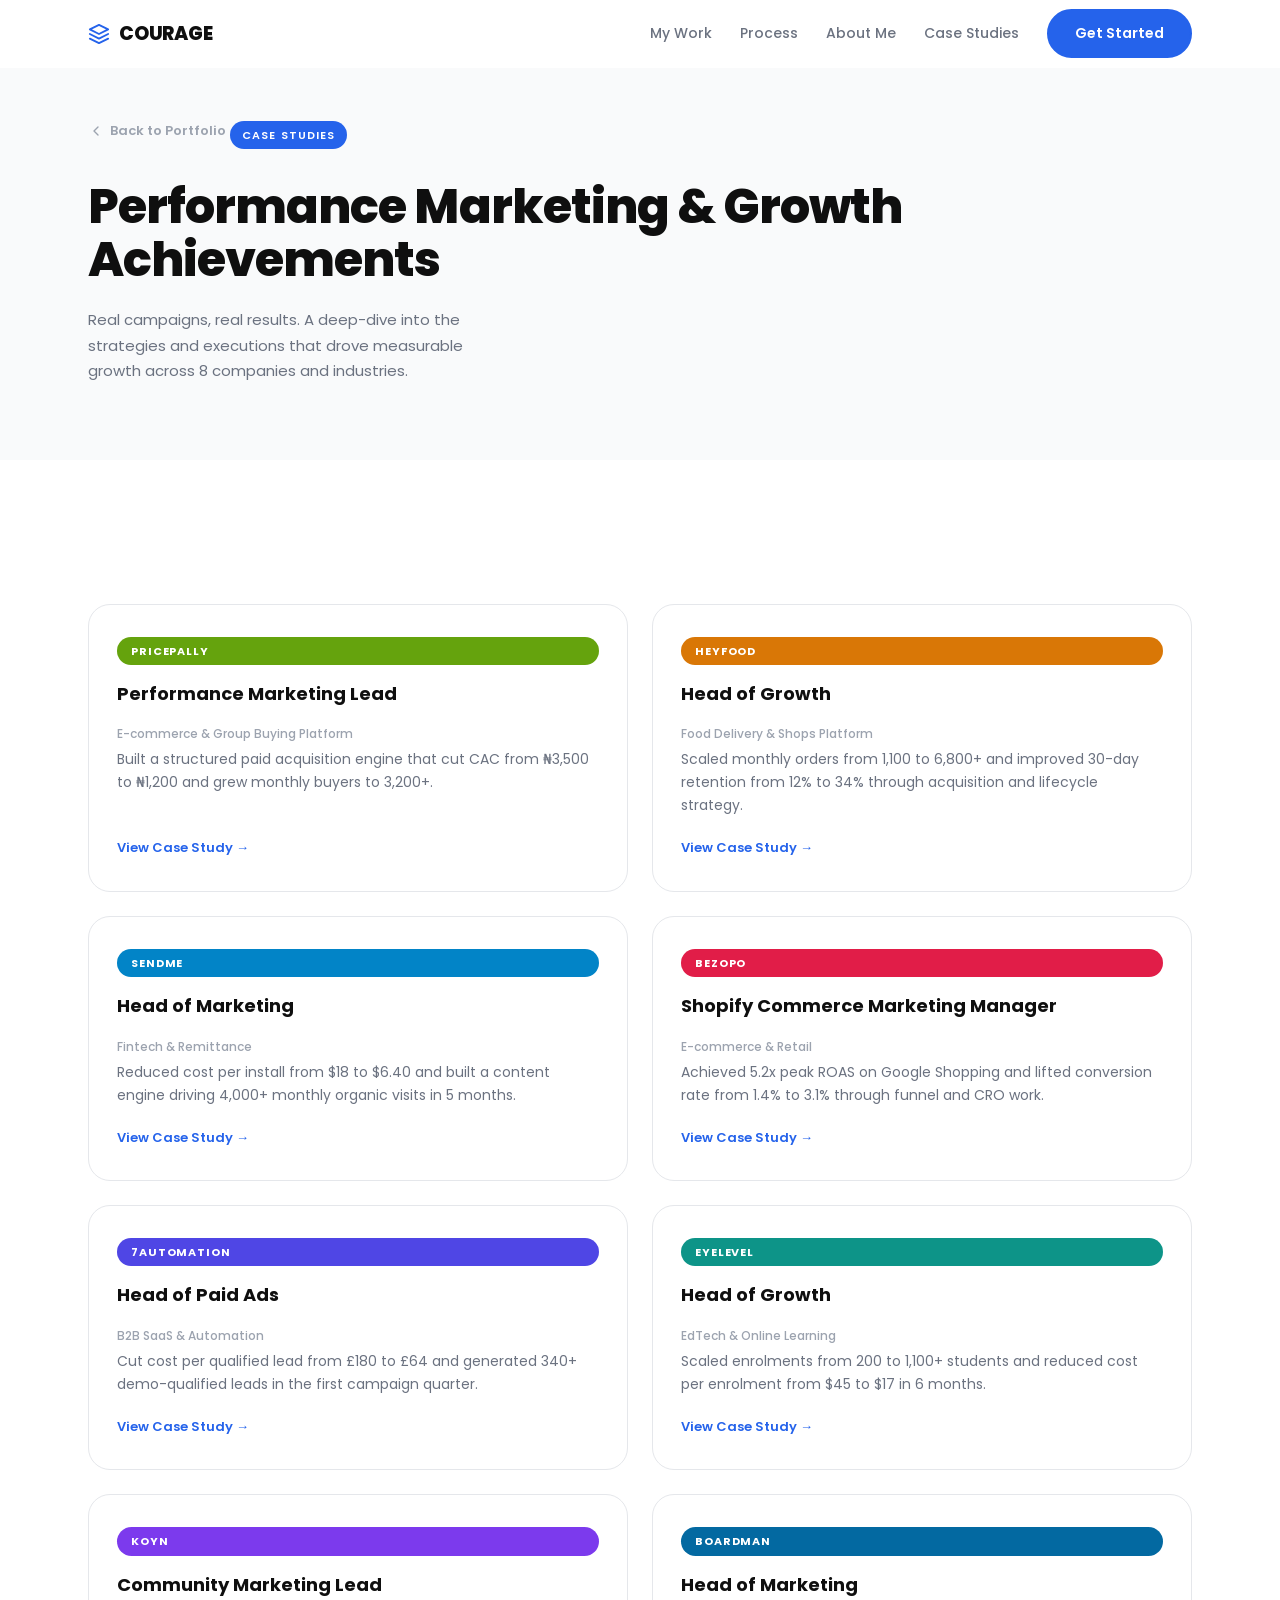
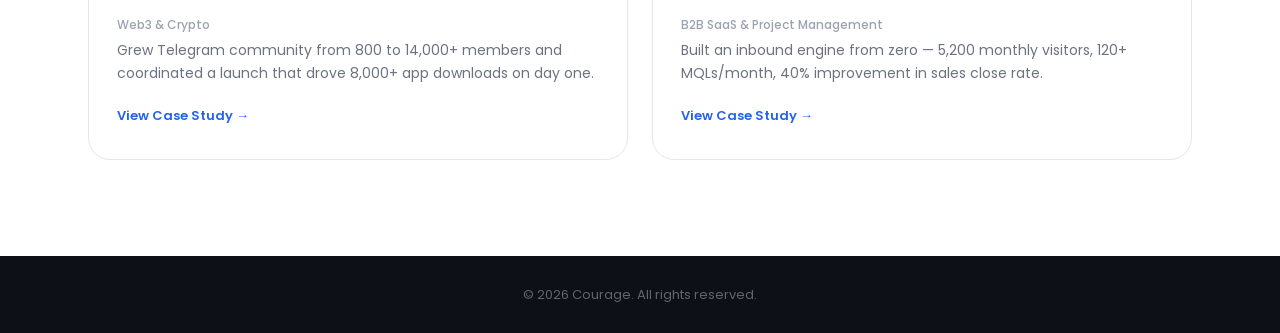
<file: case-study.html>
<!DOCTYPE html>
<html lang="en">
<head>
  <meta charset="UTF-8" />
  <meta name="viewport" content="width=device-width, initial-scale=1.0" />
  <meta name="description" content="Performance Marketing Case Studies by Courage — real campaigns, real results across Pricepally, Heyfood, Koyn, Sendme and more." />
  <title>Case Studies | Courage</title>
  <link rel="preconnect" href="https://fonts.googleapis.com" />
  <link rel="preconnect" href="https://fonts.gstatic.com" crossorigin />
  <link href="https://fonts.googleapis.com/css2?family=Poppins:wght@300;400;500;600;700;800&display=swap" rel="stylesheet" />
  <link rel="stylesheet" href="assets/css/style.css" />
  <!-- Google Analytics -->
  <script async src="https://www.googletagmanager.com/gtag/js?id=G-3T8P2HEX9P"></script>
  <script>
    window.dataLayer = window.dataLayer || [];
    function gtag(){dataLayer.push(arguments);}
    gtag('js', new Date());
    gtag('config', 'G-3T8P2HEX9P');
  </script>
</head>
<body>

  <nav class="nav" id="navbar" role="navigation" aria-label="Main navigation">
    <div class="container nav__inner">
      <a href="index.html" class="nav__logo">
        <svg width="22" height="22" viewBox="0 0 24 24" fill="none" aria-hidden="true"><path d="M12 2L2 7l10 5 10-5-10-5zM2 17l10 5 10-5M2 12l10 5 10-5" stroke="currentColor" stroke-width="2" stroke-linecap="round" stroke-linejoin="round"/></svg>
        COURAGE
      </a>
      <ul class="nav__links" id="navLinks" role="list">
        <li><a href="index.html#work">My Work</a></li>
        <li><a href="index.html#process">Process</a></li>
        <li><a href="index.html#team">About Me</a></li>
        <li><a href="case-study.html">Case Studies</a></li>
      </ul>
      <a href="index.html#contact" class="btn btn--primary nav__cta">Get Started</a>
      <button class="nav__hamburger" id="hamburger" aria-label="Toggle navigation menu" aria-expanded="false">
        <span></span><span></span><span></span>
      </button>
    </div>
  </nav>

  <section class="cs-hero cs-hero--slim" aria-label="Case studies hero">
    <div class="container">
      <div class="cs-hero__text reveal">
        <a href="index.html#work" class="cs-back-link">
          <svg width="16" height="16" viewBox="0 0 24 24" fill="none" stroke="currentColor" stroke-width="2" stroke-linecap="round" stroke-linejoin="round" aria-hidden="true"><polyline points="15 18 9 12 15 6"/></svg>
          Back to Portfolio
        </a>
        <span class="cs-hero__label">Case Studies</span>
        <h1 class="cs-hero__title">Performance Marketing &amp; Growth Achievements</h1>
        <p class="cs-hero__sub">Real campaigns, real results. A deep-dive into the strategies and executions that drove measurable growth across 8 companies and industries.</p>
      </div>
    </div>
  </section>

  <section class="cs-section" aria-label="All case studies">
    <div class="container">
      <div class="cs-overview-grid reveal">

        <a href="cs-pricepally.html" class="cs-card">
          <span class="cs-company-badge" style="background:#65A30D;">Pricepally</span>
          <h3 class="cs-card__title">Performance Marketing Lead</h3>
          <p class="cs-card__industry">E-commerce &amp; Group Buying Platform</p>
          <p class="cs-card__desc">Built a structured paid acquisition engine that cut CAC from ₦3,500 to ₦1,200 and grew monthly buyers to 3,200+.</p>
          <span class="cs-card__cta">View Case Study →</span>
        </a>

        <a href="cs-heyfood.html" class="cs-card">
          <span class="cs-company-badge" style="background:#D97706;">Heyfood</span>
          <h3 class="cs-card__title">Head of Growth</h3>
          <p class="cs-card__industry">Food Delivery &amp; Shops Platform</p>
          <p class="cs-card__desc">Scaled monthly orders from 1,100 to 6,800+ and improved 30-day retention from 12% to 34% through acquisition and lifecycle strategy.</p>
          <span class="cs-card__cta">View Case Study →</span>
        </a>

        <a href="cs-sendme.html" class="cs-card">
          <span class="cs-company-badge" style="background:#0284C7;">Sendme</span>
          <h3 class="cs-card__title">Head of Marketing</h3>
          <p class="cs-card__industry">Fintech &amp; Remittance</p>
          <p class="cs-card__desc">Reduced cost per install from $18 to $6.40 and built a content engine driving 4,000+ monthly organic visits in 5 months.</p>
          <span class="cs-card__cta">View Case Study →</span>
        </a>

        <a href="cs-bezopo.html" class="cs-card">
          <span class="cs-company-badge" style="background:#E11D48;">Bezopo</span>
          <h3 class="cs-card__title">Shopify Commerce Marketing Manager</h3>
          <p class="cs-card__industry">E-commerce &amp; Retail</p>
          <p class="cs-card__desc">Achieved 5.2x peak ROAS on Google Shopping and lifted conversion rate from 1.4% to 3.1% through funnel and CRO work.</p>
          <span class="cs-card__cta">View Case Study →</span>
        </a>

        <a href="cs-automation.html" class="cs-card">
          <span class="cs-company-badge" style="background:#4F46E5;">7Automation</span>
          <h3 class="cs-card__title">Head of Paid Ads</h3>
          <p class="cs-card__industry">B2B SaaS &amp; Automation</p>
          <p class="cs-card__desc">Cut cost per qualified lead from £180 to £64 and generated 340+ demo-qualified leads in the first campaign quarter.</p>
          <span class="cs-card__cta">View Case Study →</span>
        </a>

        <a href="cs-eyelevel.html" class="cs-card">
          <span class="cs-company-badge" style="background:#0D9488;">Eyelevel</span>
          <h3 class="cs-card__title">Head of Growth</h3>
          <p class="cs-card__industry">EdTech &amp; Online Learning</p>
          <p class="cs-card__desc">Scaled enrolments from 200 to 1,100+ students and reduced cost per enrolment from $45 to $17 in 6 months.</p>
          <span class="cs-card__cta">View Case Study →</span>
        </a>

        <a href="cs-koyn.html" class="cs-card">
          <span class="cs-company-badge" style="background:#7C3AED;">Koyn</span>
          <h3 class="cs-card__title">Community Marketing Lead</h3>
          <p class="cs-card__industry">Web3 &amp; Crypto</p>
          <p class="cs-card__desc">Grew Telegram community from 800 to 14,000+ members and coordinated a launch that drove 8,000+ app downloads on day one.</p>
          <span class="cs-card__cta">View Case Study →</span>
        </a>

        <a href="cs-boardman.html" class="cs-card">
          <span class="cs-company-badge" style="background:#0369A1;">Boardman</span>
          <h3 class="cs-card__title">Head of Marketing</h3>
          <p class="cs-card__industry">B2B SaaS &amp; Project Management</p>
          <p class="cs-card__desc">Built an inbound engine from zero — 5,200 monthly visitors, 120+ MQLs/month, 40% improvement in sales close rate.</p>
          <span class="cs-card__cta">View Case Study →</span>
        </a>

      </div>
    </div>
  </section>

  <footer class="cs-page-footer">
    <div class="container">
      <p>© 2026 Courage. All rights reserved.</p>
    </div>
  </footer>

  <button class="back-to-top" id="backToTop" aria-label="Back to top">
    <svg width="22" height="22" viewBox="0 0 24 24" fill="none" stroke="currentColor" stroke-width="2.5" stroke-linecap="round" stroke-linejoin="round" aria-hidden="true"><polyline points="18 15 12 9 6 15"/></svg>
  </button>
  <script src="assets/js/script.js"></script>
</body>
</html>
</file>
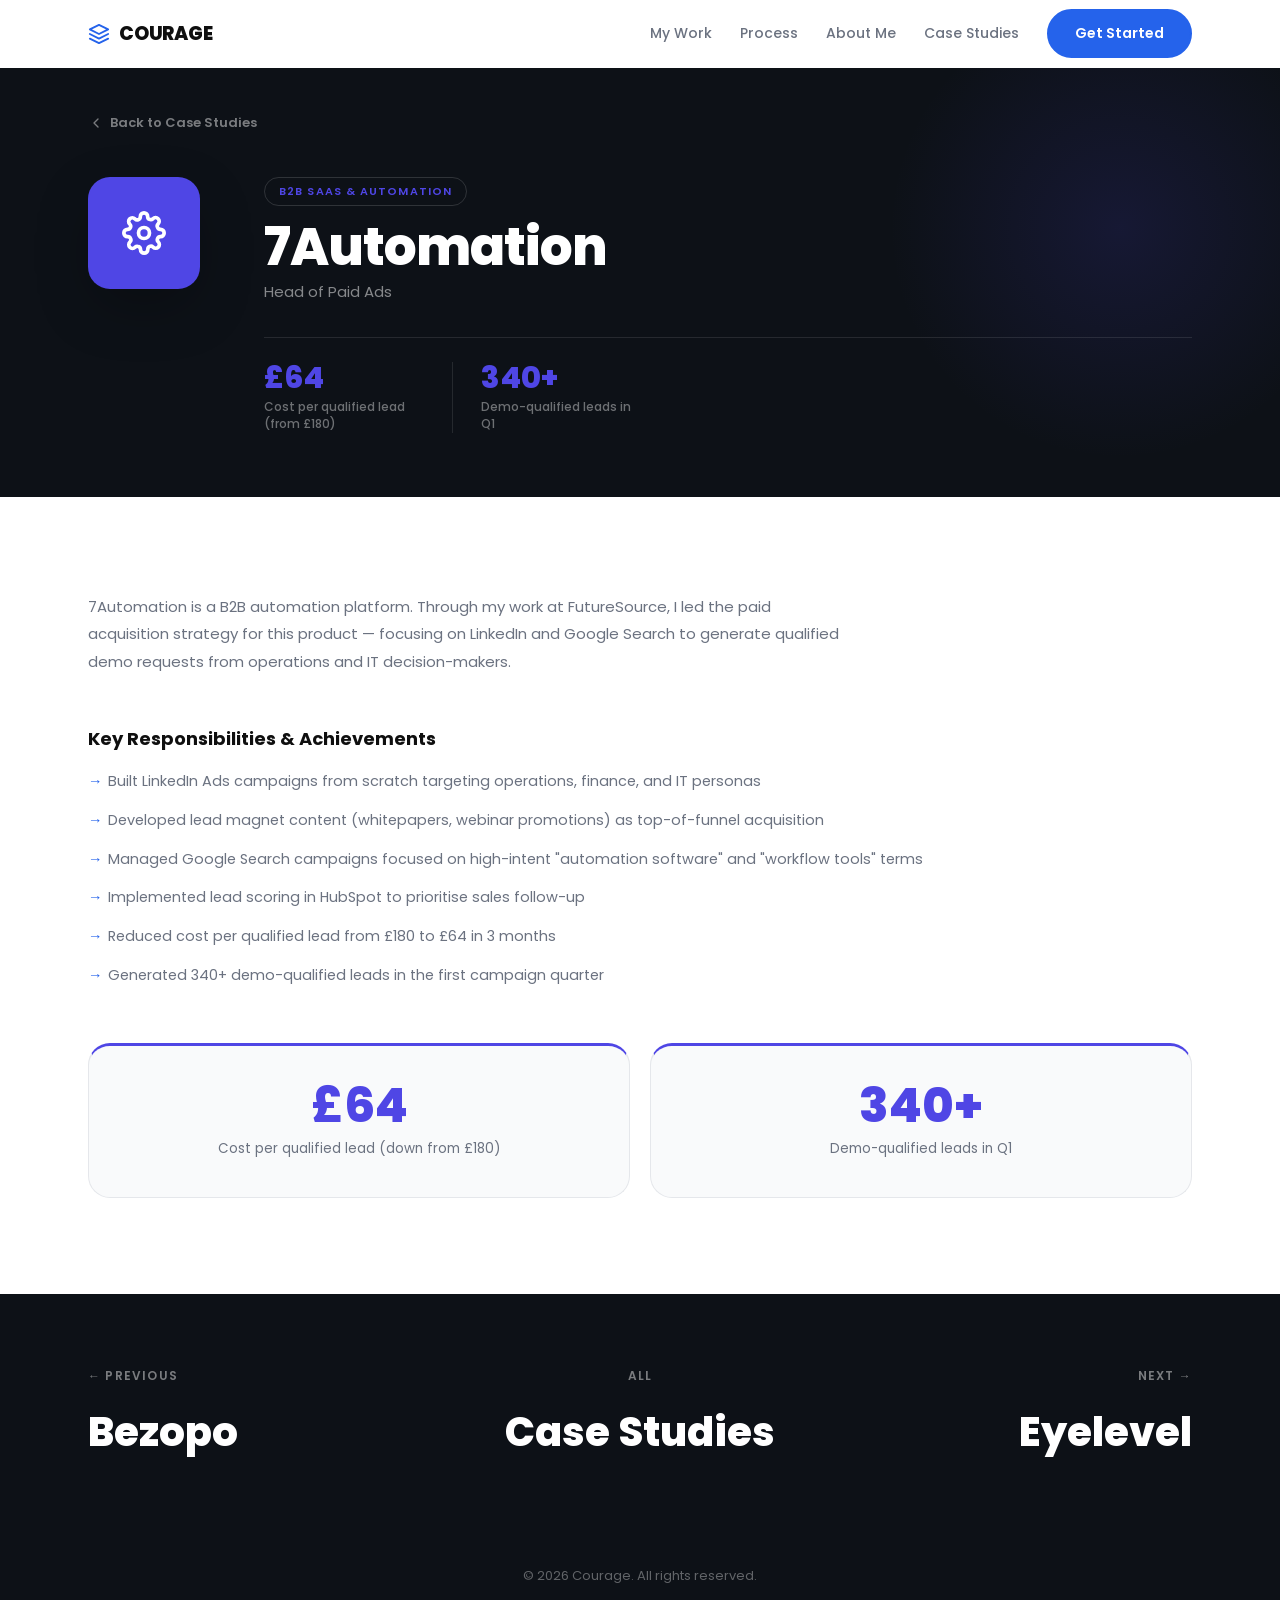
<file: cs-automation.html>
<!DOCTYPE html>
<html lang="en">
<head>
  <meta charset="UTF-8" />
  <meta name="viewport" content="width=device-width, initial-scale=1.0" />
  <meta name="description" content="7Automation Case Study — Built B2B paid acquisition from scratch: £64 cost per qualified lead and 340+ demo requests in Q1." />
  <title>7Automation Case Study | Courage</title>
  <link rel="preconnect" href="https://fonts.googleapis.com" />
  <link rel="preconnect" href="https://fonts.gstatic.com" crossorigin />
  <link href="https://fonts.googleapis.com/css2?family=Poppins:wght@300;400;500;600;700;800&display=swap" rel="stylesheet" />
  <link rel="stylesheet" href="assets/css/style.css" />
  <!-- Google Analytics -->
  <script async src="https://www.googletagmanager.com/gtag/js?id=G-3T8P2HEX9P"></script>
  <script>
    window.dataLayer = window.dataLayer || [];
    function gtag(){dataLayer.push(arguments);}
    gtag('js', new Date());
    gtag('config', 'G-3T8P2HEX9P');
  </script>
</head>
<body style="--brand-color: #4F46E5; background: var(--clr-grey-50);">

  <nav class="nav" id="navbar" role="navigation" aria-label="Main navigation">
    <div class="container nav__inner">
      <a href="index.html" class="nav__logo">
        <svg width="22" height="22" viewBox="0 0 24 24" fill="none" aria-hidden="true"><path d="M12 2L2 7l10 5 10-5-10-5zM2 17l10 5 10-5M2 12l10 5 10-5" stroke="currentColor" stroke-width="2" stroke-linecap="round" stroke-linejoin="round"/></svg>
        COURAGE
      </a>
      <ul class="nav__links" id="navLinks" role="list">
        <li><a href="index.html#work">My Work</a></li>
        <li><a href="index.html#process">Process</a></li>
        <li><a href="index.html#team">About Me</a></li>
        <li><a href="case-study.html">Case Studies</a></li>
      </ul>
      <a href="index.html#contact" class="btn btn--primary nav__cta">Get Started</a>
      <button class="nav__hamburger" id="hamburger" aria-label="Toggle navigation menu" aria-expanded="false">
        <span></span><span></span><span></span>
      </button>
    </div>
  </nav>

  <section class="cs-hero-v2" aria-label="7Automation case study hero">
    <div class="container">
      <a href="case-study.html" class="cs-back-link cs-back-link--light">
        <svg width="16" height="16" viewBox="0 0 24 24" fill="none" stroke="currentColor" stroke-width="2" stroke-linecap="round" stroke-linejoin="round" aria-hidden="true"><polyline points="15 18 9 12 15 6"/></svg>
        Back to Case Studies
      </a>
      <div class="cs-hero-v2__inner">
        <div class="cs-hero-v2__logo-ring" aria-hidden="true">
          <svg width="44" height="44" viewBox="0 0 24 24" fill="none" stroke="currentColor" stroke-width="2" stroke-linecap="round" stroke-linejoin="round"><circle cx="12" cy="12" r="3"/><path d="M19.4 15a1.65 1.65 0 00.33 1.82l.06.06a2 2 0 010 2.83 2 2 0 01-2.83 0l-.06-.06a1.65 1.65 0 00-1.82-.33 1.65 1.65 0 00-1 1.51V21a2 2 0 01-4 0v-.09A1.65 1.65 0 009 19.4a1.65 1.65 0 00-1.82.33l-.06.06a2 2 0 01-2.83-2.83l.06-.06A1.65 1.65 0 004.68 15a1.65 1.65 0 00-1.51-1H3a2 2 0 010-4h.09A1.65 1.65 0 004.6 9a1.65 1.65 0 00-.33-1.82l-.06-.06a2 2 0 012.83-2.83l.06.06A1.65 1.65 0 009 4.68a1.65 1.65 0 001-1.51V3a2 2 0 014 0v.09a1.65 1.65 0 001 1.51 1.65 1.65 0 001.82-.33l.06-.06a2 2 0 012.83 2.83l-.06.06A1.65 1.65 0 0019.4 9a1.65 1.65 0 001.51 1H21a2 2 0 010 4h-.09a1.65 1.65 0 00-1.51 1z"/></svg>
        </div>
        <div>
          <span class="cs-hero-v2__tag">B2B SaaS &amp; Automation</span>
          <h1 class="cs-hero-v2__company">7Automation</h1>
          <p class="cs-hero-v2__role">Head of Paid Ads</p>
          <div class="cs-hero-v2__kpis">
            <div class="cs-hero-v2__kpi">
              <span class="cs-hero-v2__kpi-num">£64</span>
              <span class="cs-hero-v2__kpi-label">Cost per qualified lead (from £180)</span>
            </div>
            <div class="cs-hero-v2__kpi">
              <span class="cs-hero-v2__kpi-num">340+</span>
              <span class="cs-hero-v2__kpi-label">Demo-qualified leads in Q1</span>
            </div>
          </div>
        </div>
      </div>
    </div>
  </section>

  <section class="cs-section" aria-label="7Automation case study">
    <div class="container">

      <p class="cs-body-text reveal">7Automation is a B2B automation platform. Through my work at FutureSource, I led the paid acquisition strategy for this product — focusing on LinkedIn and Google Search to generate qualified demo requests from operations and IT decision-makers.</p>

      <h3 class="cs-subheading reveal">Key Responsibilities &amp; Achievements</h3>
      <ul class="cs-list reveal">
        <li>Built LinkedIn Ads campaigns from scratch targeting operations, finance, and IT personas</li>
        <li>Developed lead magnet content (whitepapers, webinar promotions) as top-of-funnel acquisition</li>
        <li>Managed Google Search campaigns focused on high-intent "automation software" and "workflow tools" terms</li>
        <li>Implemented lead scoring in HubSpot to prioritise sales follow-up</li>
        <li>Reduced cost per qualified lead from £180 to £64 in 3 months</li>
        <li>Generated 340+ demo-qualified leads in the first campaign quarter</li>
      </ul>

      <div class="cs-mini-results reveal">
        <div class="cs-result-card">
          <div class="cs-result-card__num">£64</div>
          <p class="cs-result-card__label">Cost per qualified lead (down from £180)</p>
        </div>
        <div class="cs-result-card">
          <div class="cs-result-card__num">340+</div>
          <p class="cs-result-card__label">Demo-qualified leads in Q1</p>
        </div>
      </div>

    </div>
  </section>

  <section class="cs-next" aria-label="Case study navigation">
    <div class="container cs-next__inner">
      <a href="cs-bezopo.html" class="cs-next__nav">
        <span class="cs-next__label">← Previous</span>
        <span class="cs-next__title">Bezopo</span>
      </a>
      <a href="case-study.html" class="cs-next__nav cs-next__nav--center">
        <span class="cs-next__label">All</span>
        <span class="cs-next__title">Case Studies</span>
      </a>
      <a href="cs-eyelevel.html" class="cs-next__nav cs-next__nav--right">
        <span class="cs-next__label">Next →</span>
        <span class="cs-next__title">Eyelevel</span>
      </a>
    </div>
  </section>

  <footer class="cs-page-footer">
    <div class="container">
      <p>© 2026 Courage. All rights reserved.</p>
    </div>
  </footer>

  <button class="back-to-top" id="backToTop" aria-label="Back to top">
    <svg width="22" height="22" viewBox="0 0 24 24" fill="none" stroke="currentColor" stroke-width="2.5" stroke-linecap="round" stroke-linejoin="round" aria-hidden="true"><polyline points="18 15 12 9 6 15"/></svg>
  </button>
  <script src="assets/js/script.js"></script>
</body>
</html>
</file>
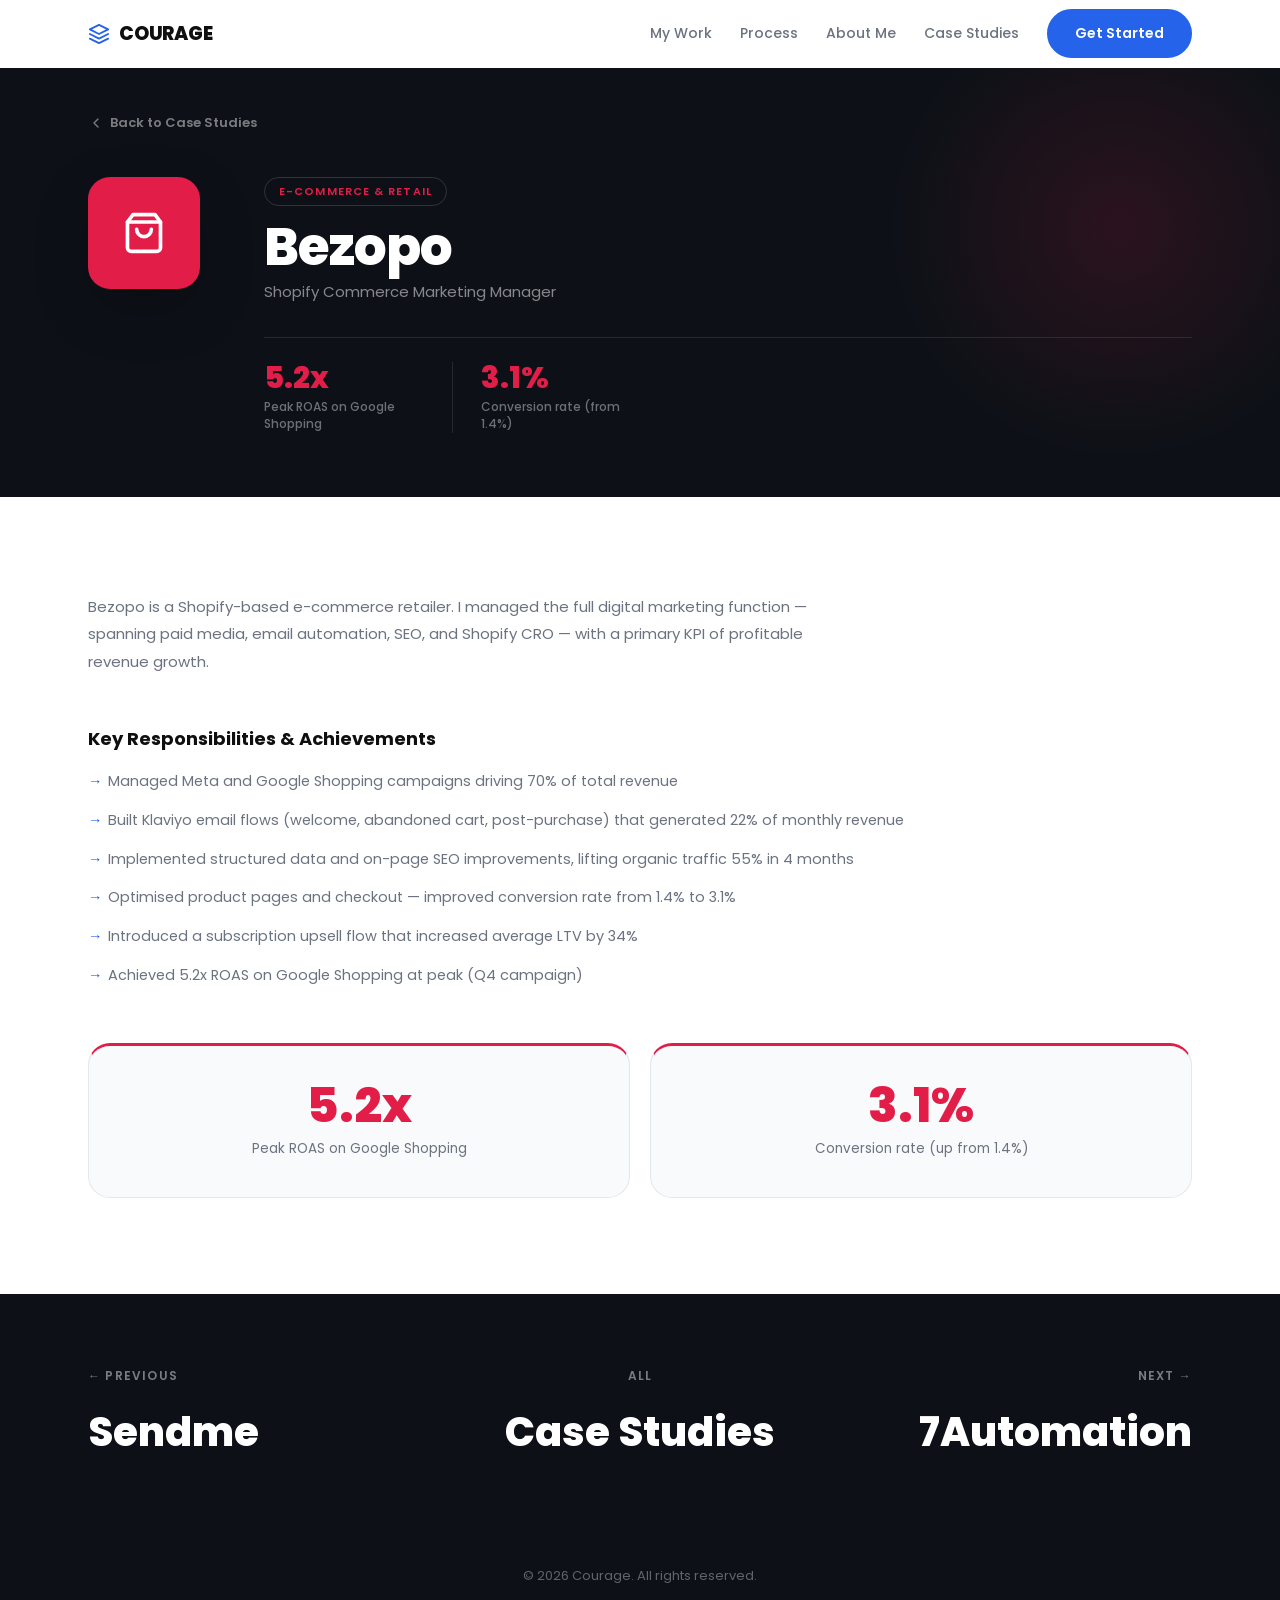
<file: cs-bezopo.html>
<!DOCTYPE html>
<html lang="en">
<head>
  <meta charset="UTF-8" />
  <meta name="viewport" content="width=device-width, initial-scale=1.0" />
  <meta name="description" content="Bezopo Case Study — Managed full digital marketing for Shopify retailer: 5.2x peak ROAS and conversion rate lifted from 1.4% to 3.1%." />
  <title>Bezopo Case Study | Courage</title>
  <link rel="preconnect" href="https://fonts.googleapis.com" />
  <link rel="preconnect" href="https://fonts.gstatic.com" crossorigin />
  <link href="https://fonts.googleapis.com/css2?family=Poppins:wght@300;400;500;600;700;800&display=swap" rel="stylesheet" />
  <link rel="stylesheet" href="assets/css/style.css" />
  <!-- Google Analytics -->
  <script async src="https://www.googletagmanager.com/gtag/js?id=G-3T8P2HEX9P"></script>
  <script>
    window.dataLayer = window.dataLayer || [];
    function gtag(){dataLayer.push(arguments);}
    gtag('js', new Date());
    gtag('config', 'G-3T8P2HEX9P');
  </script>
</head>
<body style="--brand-color: #E11D48; background: var(--clr-grey-50);">

  <nav class="nav" id="navbar" role="navigation" aria-label="Main navigation">
    <div class="container nav__inner">
      <a href="index.html" class="nav__logo">
        <svg width="22" height="22" viewBox="0 0 24 24" fill="none" aria-hidden="true"><path d="M12 2L2 7l10 5 10-5-10-5zM2 17l10 5 10-5M2 12l10 5 10-5" stroke="currentColor" stroke-width="2" stroke-linecap="round" stroke-linejoin="round"/></svg>
        COURAGE
      </a>
      <ul class="nav__links" id="navLinks" role="list">
        <li><a href="index.html#work">My Work</a></li>
        <li><a href="index.html#process">Process</a></li>
        <li><a href="index.html#team">About Me</a></li>
        <li><a href="case-study.html">Case Studies</a></li>
      </ul>
      <a href="index.html#contact" class="btn btn--primary nav__cta">Get Started</a>
      <button class="nav__hamburger" id="hamburger" aria-label="Toggle navigation menu" aria-expanded="false">
        <span></span><span></span><span></span>
      </button>
    </div>
  </nav>

  <section class="cs-hero-v2" aria-label="Bezopo case study hero">
    <div class="container">
      <a href="case-study.html" class="cs-back-link cs-back-link--light">
        <svg width="16" height="16" viewBox="0 0 24 24" fill="none" stroke="currentColor" stroke-width="2" stroke-linecap="round" stroke-linejoin="round" aria-hidden="true"><polyline points="15 18 9 12 15 6"/></svg>
        Back to Case Studies
      </a>
      <div class="cs-hero-v2__inner">
        <div class="cs-hero-v2__logo-ring" aria-hidden="true">
          <svg width="44" height="44" viewBox="0 0 24 24" fill="none" stroke="currentColor" stroke-width="2" stroke-linecap="round" stroke-linejoin="round"><path d="M6 2L3 6v14a2 2 0 002 2h14a2 2 0 002-2V6l-3-4z"/><line x1="3" y1="6" x2="21" y2="6"/><path d="M16 10a4 4 0 01-8 0"/></svg>
        </div>
        <div>
          <span class="cs-hero-v2__tag">E-commerce &amp; Retail</span>
          <h1 class="cs-hero-v2__company">Bezopo</h1>
          <p class="cs-hero-v2__role">Shopify Commerce Marketing Manager</p>
          <div class="cs-hero-v2__kpis">
            <div class="cs-hero-v2__kpi">
              <span class="cs-hero-v2__kpi-num">5.2x</span>
              <span class="cs-hero-v2__kpi-label">Peak ROAS on Google Shopping</span>
            </div>
            <div class="cs-hero-v2__kpi">
              <span class="cs-hero-v2__kpi-num">3.1%</span>
              <span class="cs-hero-v2__kpi-label">Conversion rate (from 1.4%)</span>
            </div>
          </div>
        </div>
      </div>
    </div>
  </section>

  <section class="cs-section" aria-label="Bezopo case study">
    <div class="container">

      <p class="cs-body-text reveal">Bezopo is a Shopify-based e-commerce retailer. I managed the full digital marketing function — spanning paid media, email automation, SEO, and Shopify CRO — with a primary KPI of profitable revenue growth.</p>

      <h3 class="cs-subheading reveal">Key Responsibilities &amp; Achievements</h3>
      <ul class="cs-list reveal">
        <li>Managed Meta and Google Shopping campaigns driving 70% of total revenue</li>
        <li>Built Klaviyo email flows (welcome, abandoned cart, post-purchase) that generated 22% of monthly revenue</li>
        <li>Implemented structured data and on-page SEO improvements, lifting organic traffic 55% in 4 months</li>
        <li>Optimised product pages and checkout — improved conversion rate from 1.4% to 3.1%</li>
        <li>Introduced a subscription upsell flow that increased average LTV by 34%</li>
        <li>Achieved 5.2x ROAS on Google Shopping at peak (Q4 campaign)</li>
      </ul>

      <div class="cs-mini-results reveal">
        <div class="cs-result-card">
          <div class="cs-result-card__num">5.2x</div>
          <p class="cs-result-card__label">Peak ROAS on Google Shopping</p>
        </div>
        <div class="cs-result-card">
          <div class="cs-result-card__num">3.1%</div>
          <p class="cs-result-card__label">Conversion rate (up from 1.4%)</p>
        </div>
      </div>

    </div>
  </section>

  <section class="cs-next" aria-label="Case study navigation">
    <div class="container cs-next__inner">
      <a href="cs-sendme.html" class="cs-next__nav">
        <span class="cs-next__label">← Previous</span>
        <span class="cs-next__title">Sendme</span>
      </a>
      <a href="case-study.html" class="cs-next__nav cs-next__nav--center">
        <span class="cs-next__label">All</span>
        <span class="cs-next__title">Case Studies</span>
      </a>
      <a href="cs-automation.html" class="cs-next__nav cs-next__nav--right">
        <span class="cs-next__label">Next →</span>
        <span class="cs-next__title">7Automation</span>
      </a>
    </div>
  </section>

  <footer class="cs-page-footer">
    <div class="container">
      <p>© 2026 Courage. All rights reserved.</p>
    </div>
  </footer>

  <button class="back-to-top" id="backToTop" aria-label="Back to top">
    <svg width="22" height="22" viewBox="0 0 24 24" fill="none" stroke="currentColor" stroke-width="2.5" stroke-linecap="round" stroke-linejoin="round" aria-hidden="true"><polyline points="18 15 12 9 6 15"/></svg>
  </button>
  <script src="assets/js/script.js"></script>
</body>
</html>
</file>
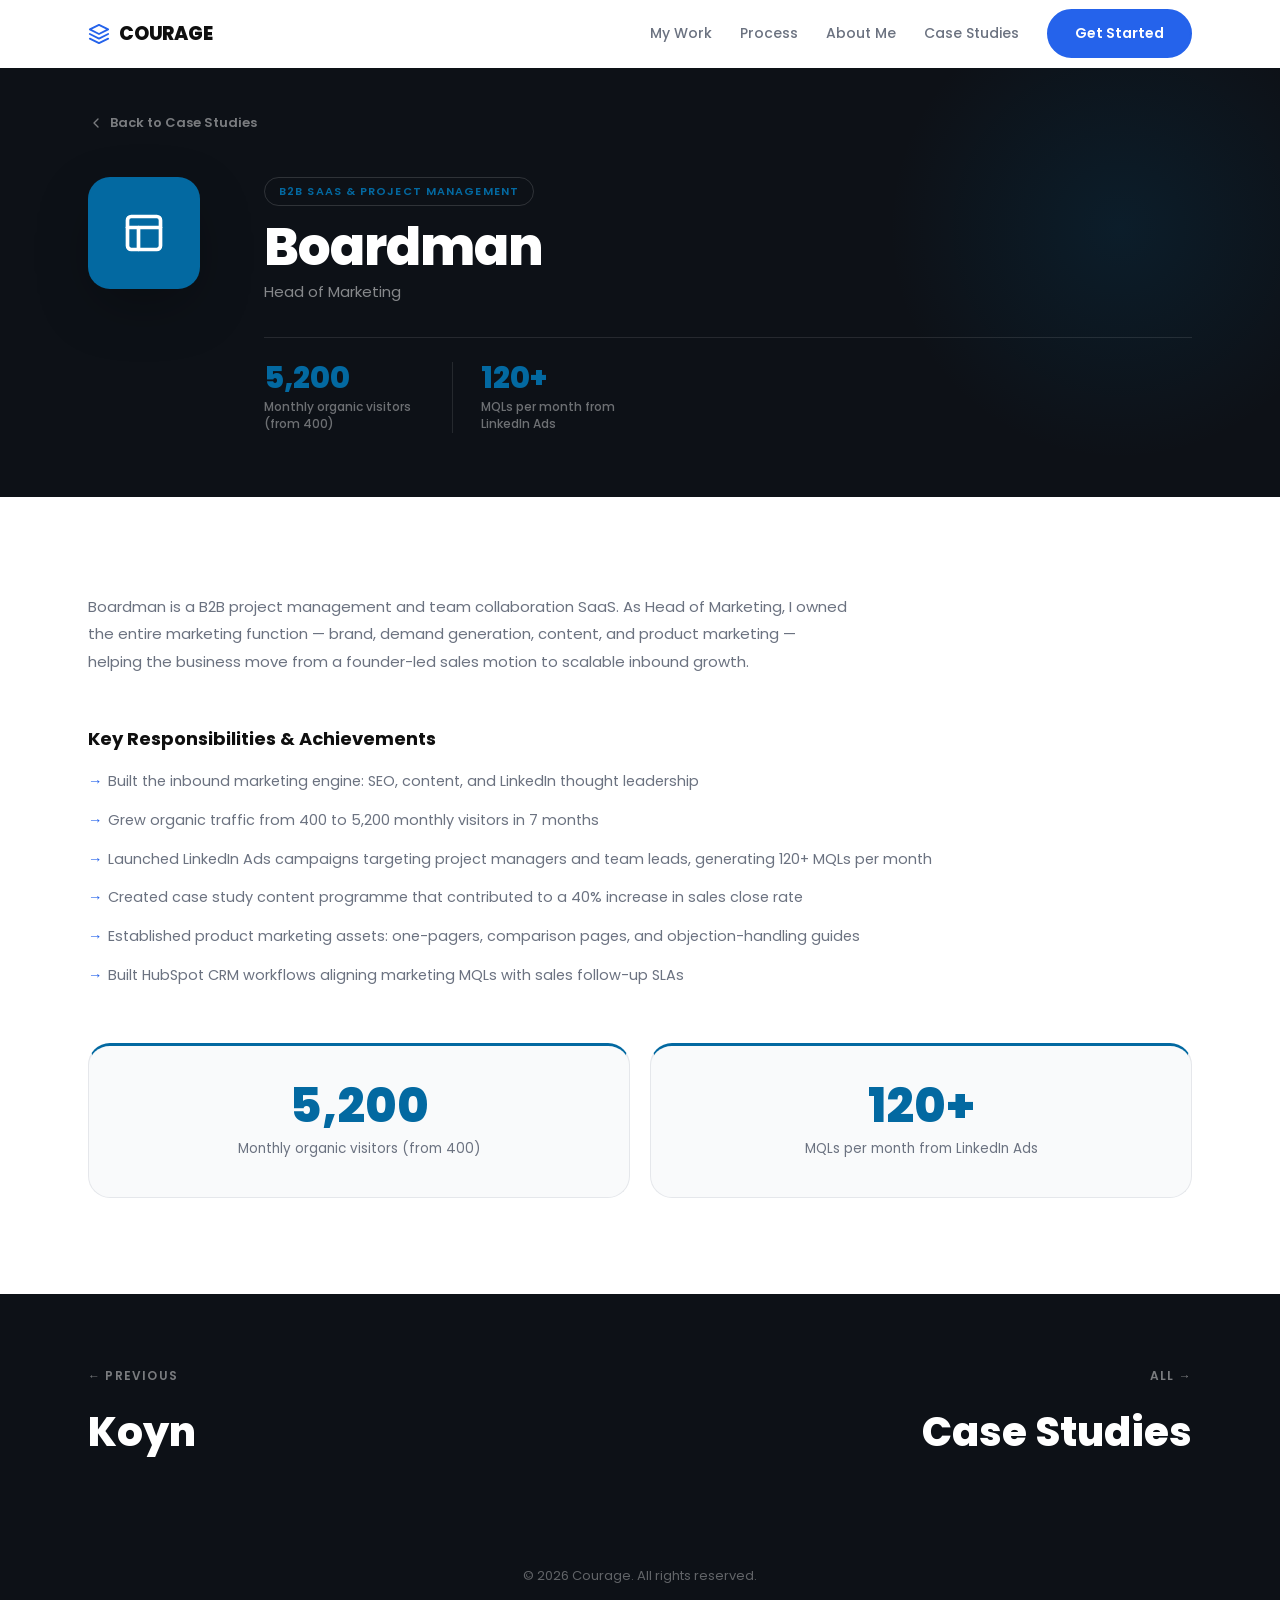
<file: cs-boardman.html>
<!DOCTYPE html>
<html lang="en">
<head>
  <meta charset="UTF-8" />
  <meta name="viewport" content="width=device-width, initial-scale=1.0" />
  <meta name="description" content="Boardman Case Study — Built inbound engine from zero: 5,200 monthly visitors, 120+ MQLs/month, 40% improvement in sales close rate." />
  <title>Boardman Case Study | Courage</title>
  <link rel="preconnect" href="https://fonts.googleapis.com" />
  <link rel="preconnect" href="https://fonts.gstatic.com" crossorigin />
  <link href="https://fonts.googleapis.com/css2?family=Poppins:wght@300;400;500;600;700;800&display=swap" rel="stylesheet" />
  <link rel="stylesheet" href="assets/css/style.css" />
  <!-- Google Analytics -->
  <script async src="https://www.googletagmanager.com/gtag/js?id=G-3T8P2HEX9P"></script>
  <script>
    window.dataLayer = window.dataLayer || [];
    function gtag(){dataLayer.push(arguments);}
    gtag('js', new Date());
    gtag('config', 'G-3T8P2HEX9P');
  </script>
</head>
<body style="--brand-color: #0369A1; background: var(--clr-grey-50);">

  <nav class="nav" id="navbar" role="navigation" aria-label="Main navigation">
    <div class="container nav__inner">
      <a href="index.html" class="nav__logo">
        <svg width="22" height="22" viewBox="0 0 24 24" fill="none" aria-hidden="true"><path d="M12 2L2 7l10 5 10-5-10-5zM2 17l10 5 10-5M2 12l10 5 10-5" stroke="currentColor" stroke-width="2" stroke-linecap="round" stroke-linejoin="round"/></svg>
        COURAGE
      </a>
      <ul class="nav__links" id="navLinks" role="list">
        <li><a href="index.html#work">My Work</a></li>
        <li><a href="index.html#process">Process</a></li>
        <li><a href="index.html#team">About Me</a></li>
        <li><a href="case-study.html">Case Studies</a></li>
      </ul>
      <a href="index.html#contact" class="btn btn--primary nav__cta">Get Started</a>
      <button class="nav__hamburger" id="hamburger" aria-label="Toggle navigation menu" aria-expanded="false">
        <span></span><span></span><span></span>
      </button>
    </div>
  </nav>

  <section class="cs-hero-v2" aria-label="Boardman case study hero">
    <div class="container">
      <a href="case-study.html" class="cs-back-link cs-back-link--light">
        <svg width="16" height="16" viewBox="0 0 24 24" fill="none" stroke="currentColor" stroke-width="2" stroke-linecap="round" stroke-linejoin="round" aria-hidden="true"><polyline points="15 18 9 12 15 6"/></svg>
        Back to Case Studies
      </a>
      <div class="cs-hero-v2__inner">
        <div class="cs-hero-v2__logo-ring" aria-hidden="true">
          <svg width="44" height="44" viewBox="0 0 24 24" fill="none" stroke="currentColor" stroke-width="2" stroke-linecap="round" stroke-linejoin="round"><rect x="3" y="3" width="18" height="18" rx="2"/><line x1="3" y1="9" x2="21" y2="9"/><line x1="9" y1="9" x2="9" y2="21"/></svg>
        </div>
        <div>
          <span class="cs-hero-v2__tag">B2B SaaS &amp; Project Management</span>
          <h1 class="cs-hero-v2__company">Boardman</h1>
          <p class="cs-hero-v2__role">Head of Marketing</p>
          <div class="cs-hero-v2__kpis">
            <div class="cs-hero-v2__kpi">
              <span class="cs-hero-v2__kpi-num">5,200</span>
              <span class="cs-hero-v2__kpi-label">Monthly organic visitors (from 400)</span>
            </div>
            <div class="cs-hero-v2__kpi">
              <span class="cs-hero-v2__kpi-num">120+</span>
              <span class="cs-hero-v2__kpi-label">MQLs per month from LinkedIn Ads</span>
            </div>
          </div>
        </div>
      </div>
    </div>
  </section>

  <section class="cs-section" aria-label="Boardman case study">
    <div class="container">

      <p class="cs-body-text reveal">Boardman is a B2B project management and team collaboration SaaS. As Head of Marketing, I owned the entire marketing function — brand, demand generation, content, and product marketing — helping the business move from a founder-led sales motion to scalable inbound growth.</p>

      <h3 class="cs-subheading reveal">Key Responsibilities &amp; Achievements</h3>
      <ul class="cs-list reveal">
        <li>Built the inbound marketing engine: SEO, content, and LinkedIn thought leadership</li>
        <li>Grew organic traffic from 400 to 5,200 monthly visitors in 7 months</li>
        <li>Launched LinkedIn Ads campaigns targeting project managers and team leads, generating 120+ MQLs per month</li>
        <li>Created case study content programme that contributed to a 40% increase in sales close rate</li>
        <li>Established product marketing assets: one-pagers, comparison pages, and objection-handling guides</li>
        <li>Built HubSpot CRM workflows aligning marketing MQLs with sales follow-up SLAs</li>
      </ul>

      <div class="cs-mini-results reveal">
        <div class="cs-result-card">
          <div class="cs-result-card__num">5,200</div>
          <p class="cs-result-card__label">Monthly organic visitors (from 400)</p>
        </div>
        <div class="cs-result-card">
          <div class="cs-result-card__num">120+</div>
          <p class="cs-result-card__label">MQLs per month from LinkedIn Ads</p>
        </div>
      </div>

    </div>
  </section>

  <section class="cs-next" aria-label="Case study navigation">
    <div class="container cs-next__inner">
      <a href="cs-koyn.html" class="cs-next__nav">
        <span class="cs-next__label">← Previous</span>
        <span class="cs-next__title">Koyn</span>
      </a>
      <a href="case-study.html" class="cs-next__nav cs-next__nav--right">
        <span class="cs-next__label">All →</span>
        <span class="cs-next__title">Case Studies</span>
      </a>
    </div>
  </section>

  <footer class="cs-page-footer">
    <div class="container">
      <p>© 2026 Courage. All rights reserved.</p>
    </div>
  </footer>

  <button class="back-to-top" id="backToTop" aria-label="Back to top">
    <svg width="22" height="22" viewBox="0 0 24 24" fill="none" stroke="currentColor" stroke-width="2.5" stroke-linecap="round" stroke-linejoin="round" aria-hidden="true"><polyline points="18 15 12 9 6 15"/></svg>
  </button>
  <script src="assets/js/script.js"></script>
</body>
</html>
</file>
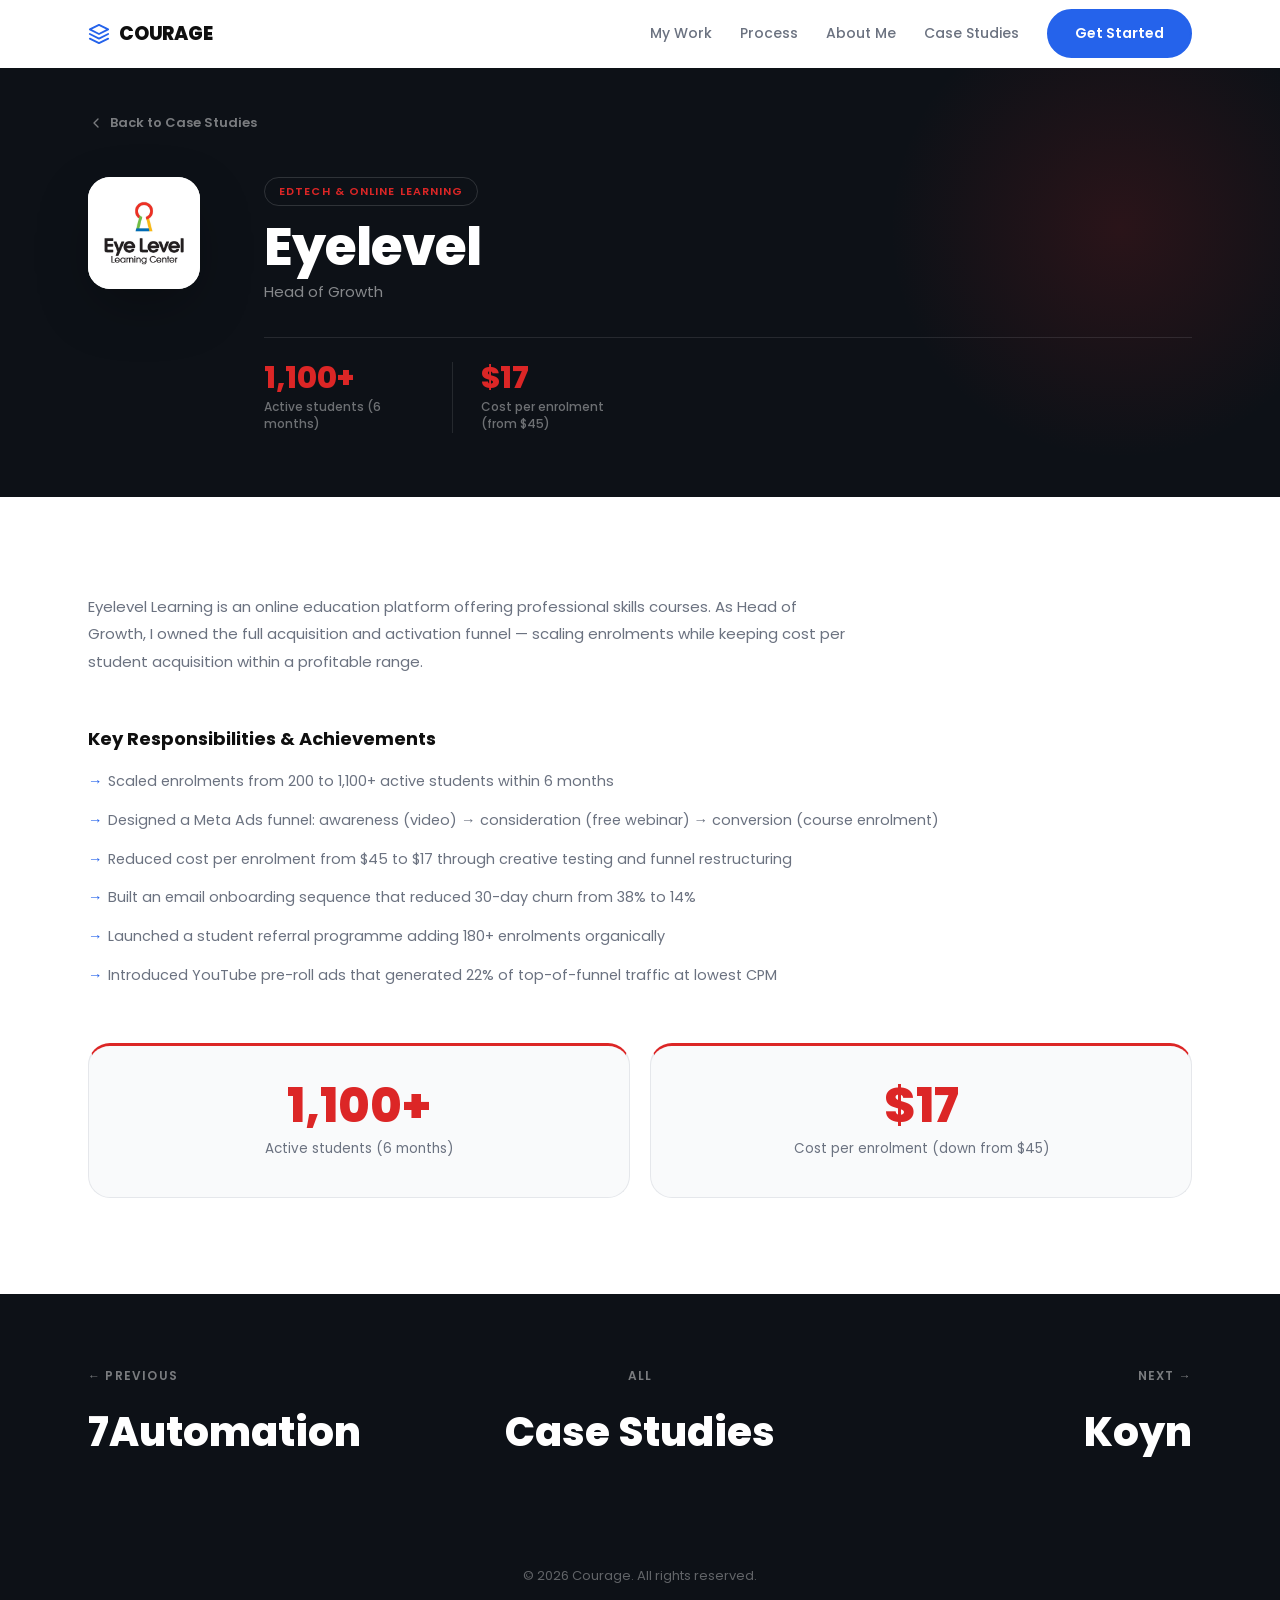
<file: cs-eyelevel.html>
<!DOCTYPE html>
<html lang="en">
<head>
  <meta charset="UTF-8" />
  <meta name="viewport" content="width=device-width, initial-scale=1.0" />
  <meta name="description" content="Eyelevel Learning Case Study — Scaled enrolments from 200 to 1,100+ students and cut cost per enrolment from $45 to $17." />
  <title>Eyelevel Case Study | Courage</title>
  <link rel="preconnect" href="https://fonts.googleapis.com" />
  <link rel="preconnect" href="https://fonts.gstatic.com" crossorigin />
  <link href="https://fonts.googleapis.com/css2?family=Poppins:wght@300;400;500;600;700;800&display=swap" rel="stylesheet" />
  <link rel="stylesheet" href="assets/css/style.css" />
  <!-- Google Analytics -->
  <script async src="https://www.googletagmanager.com/gtag/js?id=G-3T8P2HEX9P"></script>
  <script>
    window.dataLayer = window.dataLayer || [];
    function gtag(){dataLayer.push(arguments);}
    gtag('js', new Date());
    gtag('config', 'G-3T8P2HEX9P');
  </script>
</head>
<body style="--brand-color: #DC2626; background: var(--clr-grey-50);">

  <nav class="nav" id="navbar" role="navigation" aria-label="Main navigation">
    <div class="container nav__inner">
      <a href="index.html" class="nav__logo">
        <svg width="22" height="22" viewBox="0 0 24 24" fill="none" aria-hidden="true"><path d="M12 2L2 7l10 5 10-5-10-5zM2 17l10 5 10-5M2 12l10 5 10-5" stroke="currentColor" stroke-width="2" stroke-linecap="round" stroke-linejoin="round"/></svg>
        COURAGE
      </a>
      <ul class="nav__links" id="navLinks" role="list">
        <li><a href="index.html#work">My Work</a></li>
        <li><a href="index.html#process">Process</a></li>
        <li><a href="index.html#team">About Me</a></li>
        <li><a href="case-study.html">Case Studies</a></li>
      </ul>
      <a href="index.html#contact" class="btn btn--primary nav__cta">Get Started</a>
      <button class="nav__hamburger" id="hamburger" aria-label="Toggle navigation menu" aria-expanded="false">
        <span></span><span></span><span></span>
      </button>
    </div>
  </nav>

  <section class="cs-hero-v2" aria-label="Eyelevel case study hero">
    <div class="container">
      <a href="case-study.html" class="cs-back-link cs-back-link--light">
        <svg width="16" height="16" viewBox="0 0 24 24" fill="none" stroke="currentColor" stroke-width="2" stroke-linecap="round" stroke-linejoin="round" aria-hidden="true"><polyline points="15 18 9 12 15 6"/></svg>
        Back to Case Studies
      </a>
      <div class="cs-hero-v2__inner">
        <div class="cs-hero-v2__logo-ring cs-hero-v2__logo-ring--image" aria-hidden="true">
          <img src="assets/images/Eyelevel.jpg" alt="Eye Level" />
        </div>
        <div>
          <span class="cs-hero-v2__tag">EdTech &amp; Online Learning</span>
          <h1 class="cs-hero-v2__company">Eyelevel</h1>
          <p class="cs-hero-v2__role">Head of Growth</p>
          <div class="cs-hero-v2__kpis">
            <div class="cs-hero-v2__kpi">
              <span class="cs-hero-v2__kpi-num">1,100+</span>
              <span class="cs-hero-v2__kpi-label">Active students (6 months)</span>
            </div>
            <div class="cs-hero-v2__kpi">
              <span class="cs-hero-v2__kpi-num">$17</span>
              <span class="cs-hero-v2__kpi-label">Cost per enrolment (from $45)</span>
            </div>
          </div>
        </div>
      </div>
    </div>
  </section>

  <section class="cs-section" aria-label="Eyelevel case study">
    <div class="container">

      <p class="cs-body-text reveal">Eyelevel Learning is an online education platform offering professional skills courses. As Head of Growth, I owned the full acquisition and activation funnel — scaling enrolments while keeping cost per student acquisition within a profitable range.</p>

      <h3 class="cs-subheading reveal">Key Responsibilities &amp; Achievements</h3>
      <ul class="cs-list reveal">
        <li>Scaled enrolments from 200 to 1,100+ active students within 6 months</li>
        <li>Designed a Meta Ads funnel: awareness (video) → consideration (free webinar) → conversion (course enrolment)</li>
        <li>Reduced cost per enrolment from $45 to $17 through creative testing and funnel restructuring</li>
        <li>Built an email onboarding sequence that reduced 30-day churn from 38% to 14%</li>
        <li>Launched a student referral programme adding 180+ enrolments organically</li>
        <li>Introduced YouTube pre-roll ads that generated 22% of top-of-funnel traffic at lowest CPM</li>
      </ul>

      <div class="cs-mini-results reveal">
        <div class="cs-result-card">
          <div class="cs-result-card__num">1,100+</div>
          <p class="cs-result-card__label">Active students (6 months)</p>
        </div>
        <div class="cs-result-card">
          <div class="cs-result-card__num">$17</div>
          <p class="cs-result-card__label">Cost per enrolment (down from $45)</p>
        </div>
      </div>

    </div>
  </section>

  <section class="cs-next" aria-label="Case study navigation">
    <div class="container cs-next__inner">
      <a href="cs-automation.html" class="cs-next__nav">
        <span class="cs-next__label">← Previous</span>
        <span class="cs-next__title">7Automation</span>
      </a>
      <a href="case-study.html" class="cs-next__nav cs-next__nav--center">
        <span class="cs-next__label">All</span>
        <span class="cs-next__title">Case Studies</span>
      </a>
      <a href="cs-koyn.html" class="cs-next__nav cs-next__nav--right">
        <span class="cs-next__label">Next →</span>
        <span class="cs-next__title">Koyn</span>
      </a>
    </div>
  </section>

  <footer class="cs-page-footer">
    <div class="container">
      <p>© 2026 Courage. All rights reserved.</p>
    </div>
  </footer>

  <button class="back-to-top" id="backToTop" aria-label="Back to top">
    <svg width="22" height="22" viewBox="0 0 24 24" fill="none" stroke="currentColor" stroke-width="2.5" stroke-linecap="round" stroke-linejoin="round" aria-hidden="true"><polyline points="18 15 12 9 6 15"/></svg>
  </button>
  <script src="assets/js/script.js"></script>
</body>
</html>
</file>
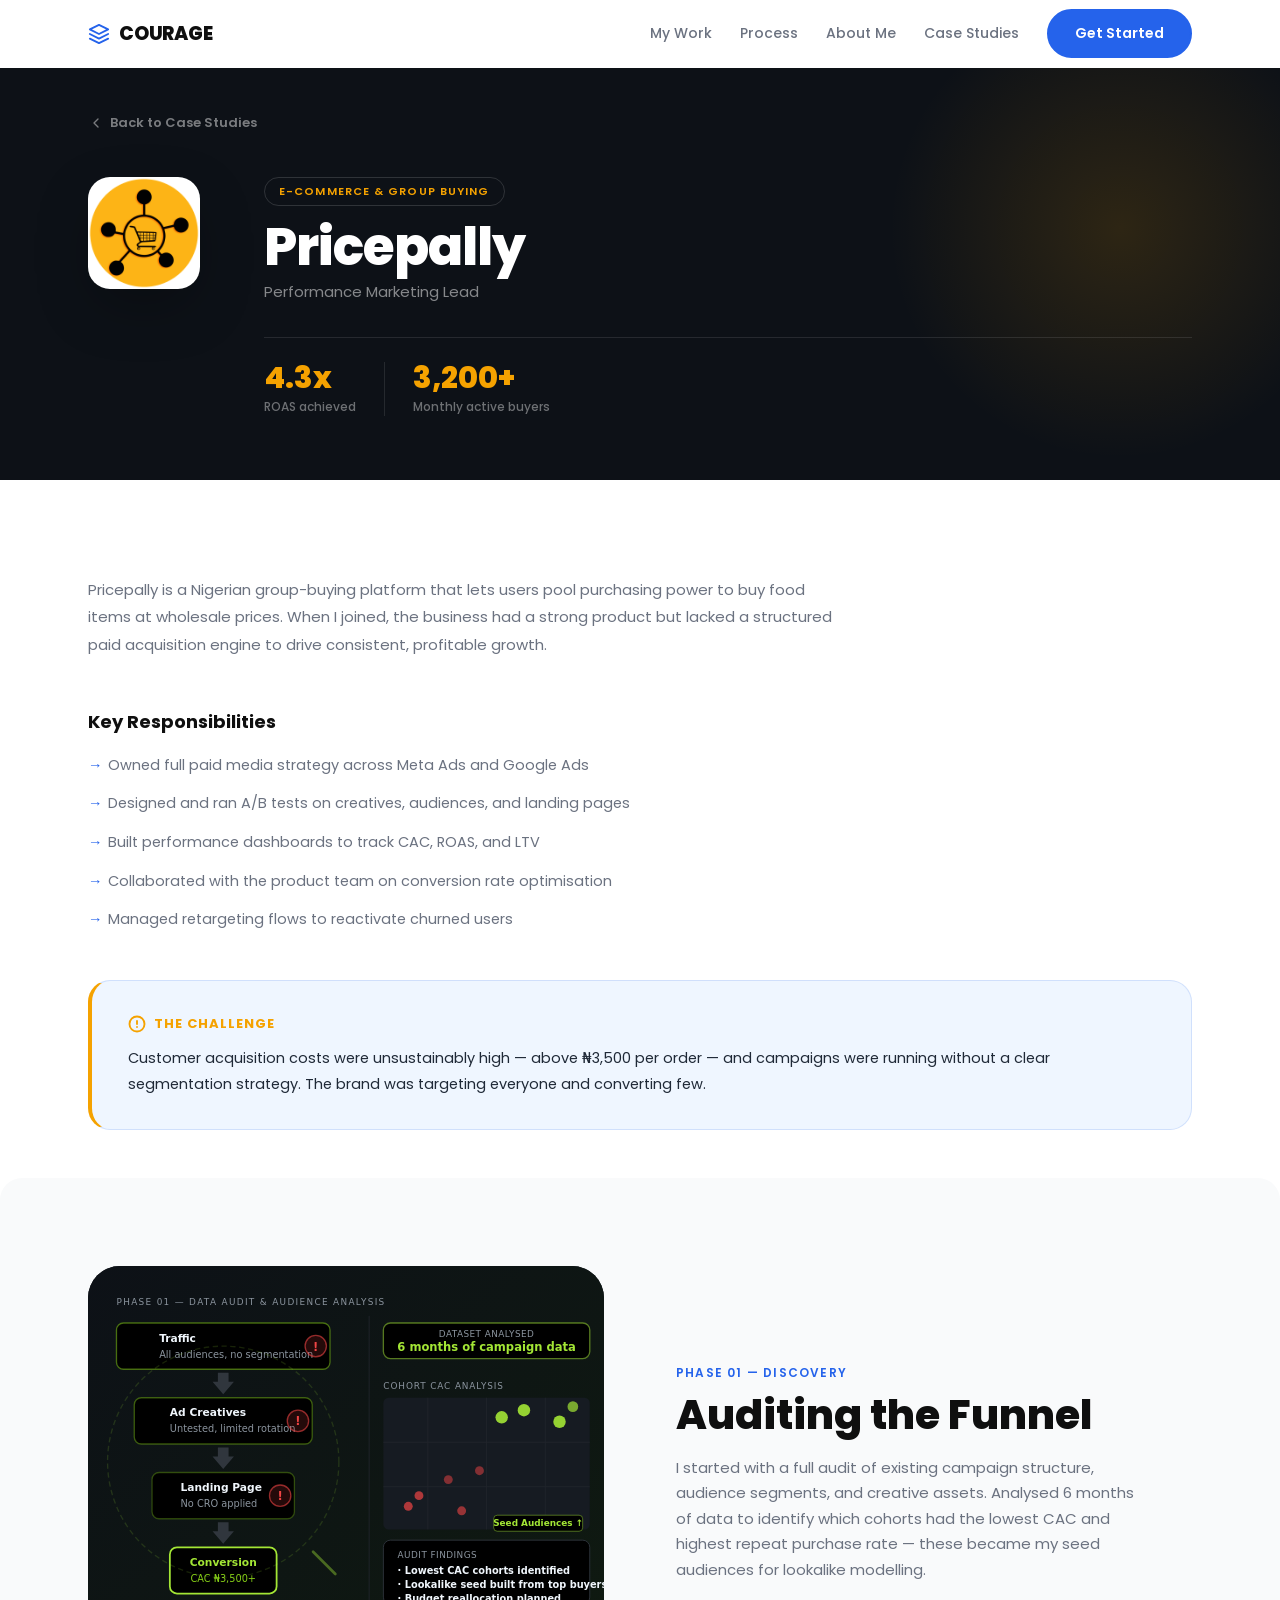
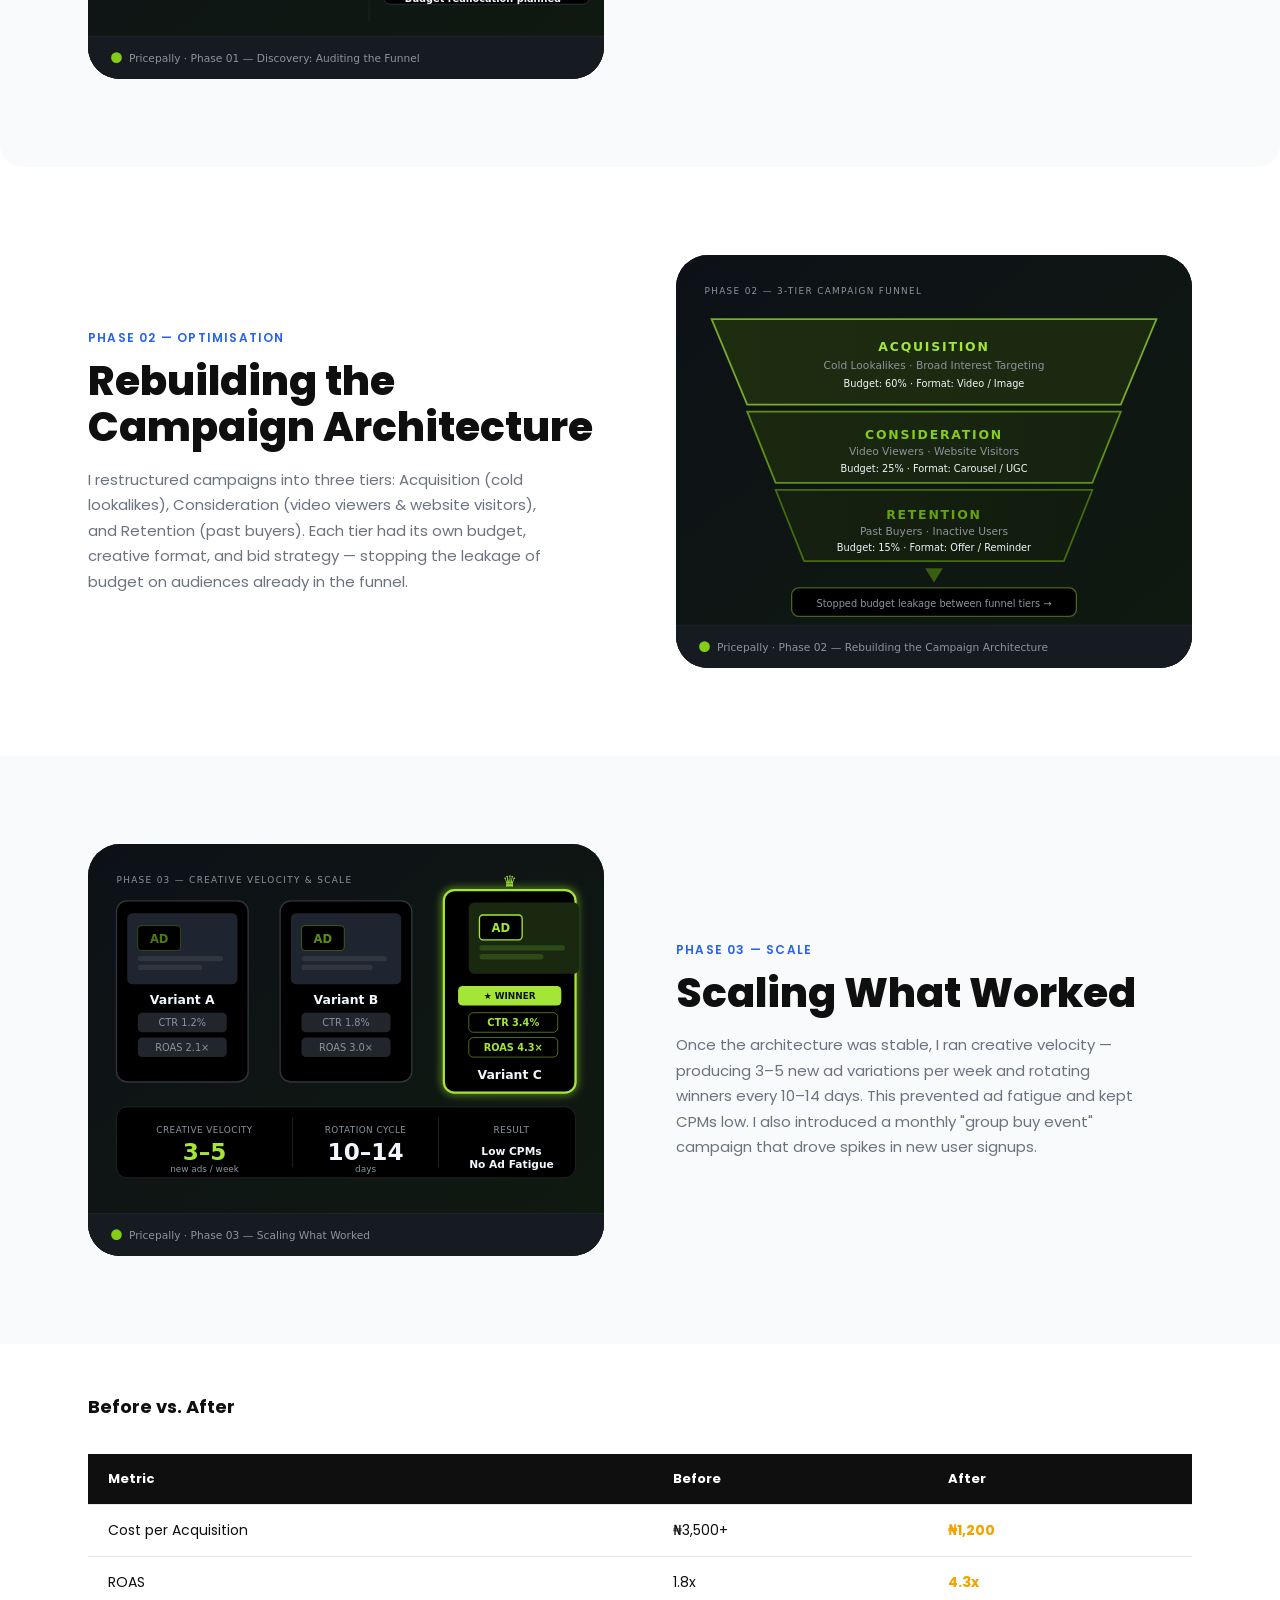
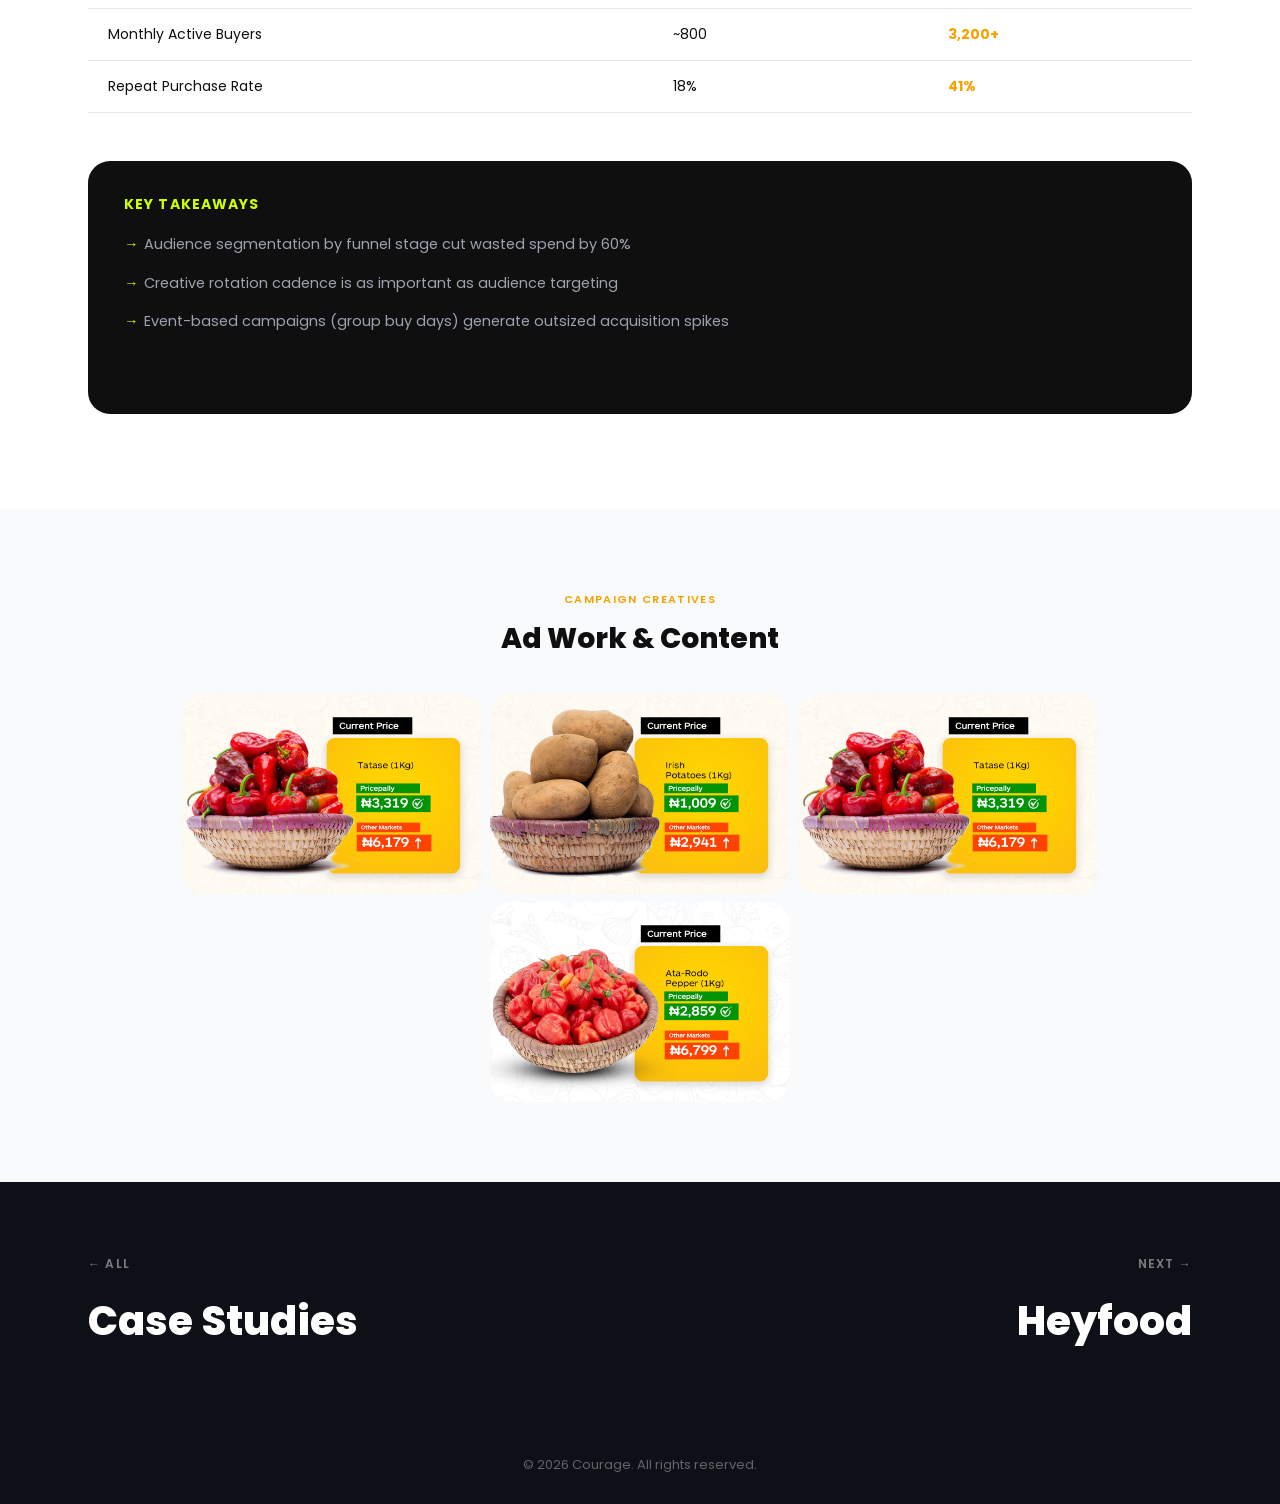
<file: cs-pricepally.html>
<!DOCTYPE html>
<html lang="en">
<head>
  <meta charset="UTF-8" />
  <meta name="viewport" content="width=device-width, initial-scale=1.0" />
  <meta name="description" content="Pricepally Case Study — How I cut CAC from ₦3,500 to ₦1,200 and grew monthly active buyers 4× through structured paid acquisition." />
  <title>Pricepally Case Study | Courage</title>
  <link rel="preconnect" href="https://fonts.googleapis.com" />
  <link rel="preconnect" href="https://fonts.gstatic.com" crossorigin />
  <link href="https://fonts.googleapis.com/css2?family=Poppins:wght@300;400;500;600;700;800&display=swap" rel="stylesheet" />
  <link rel="stylesheet" href="assets/css/style.css" />
  <!-- Google Analytics -->
  <script async src="https://www.googletagmanager.com/gtag/js?id=G-3T8P2HEX9P"></script>
  <script>
    window.dataLayer = window.dataLayer || [];
    function gtag(){dataLayer.push(arguments);}
    gtag('js', new Date());
    gtag('config', 'G-3T8P2HEX9P');
  </script>
</head>
<body style="--brand-color: #F5A200; background: var(--clr-grey-50);">

  <nav class="nav" id="navbar" role="navigation" aria-label="Main navigation">
    <div class="container nav__inner">
      <a href="index.html" class="nav__logo">
        <svg width="22" height="22" viewBox="0 0 24 24" fill="none" aria-hidden="true"><path d="M12 2L2 7l10 5 10-5-10-5zM2 17l10 5 10-5M2 12l10 5 10-5" stroke="currentColor" stroke-width="2" stroke-linecap="round" stroke-linejoin="round"/></svg>
        COURAGE
      </a>
      <ul class="nav__links" id="navLinks" role="list">
        <li><a href="index.html#work">My Work</a></li>
        <li><a href="index.html#process">Process</a></li>
        <li><a href="index.html#team">About Me</a></li>
        <li><a href="case-study.html">Case Studies</a></li>
      </ul>
      <a href="index.html#contact" class="btn btn--primary nav__cta">Get Started</a>
      <button class="nav__hamburger" id="hamburger" aria-label="Toggle navigation menu" aria-expanded="false">
        <span></span><span></span><span></span>
      </button>
    </div>
  </nav>

  <section class="cs-hero-v2" aria-label="Pricepally case study hero">
    <div class="container">
      <a href="case-study.html" class="cs-back-link cs-back-link--light">
        <svg width="16" height="16" viewBox="0 0 24 24" fill="none" stroke="currentColor" stroke-width="2" stroke-linecap="round" stroke-linejoin="round" aria-hidden="true"><polyline points="15 18 9 12 15 6"/></svg>
        Back to Case Studies
      </a>
      <div class="cs-hero-v2__inner">
        <div class="cs-hero-v2__logo-ring cs-hero-v2__logo-ring--image" aria-hidden="true">
          <img src="assets/images/Pricepally%20logo.png" alt="Pricepally" />
        </div>
        <div>
          <span class="cs-hero-v2__tag">E-commerce &amp; Group Buying</span>
          <h1 class="cs-hero-v2__company">Pricepally</h1>
          <p class="cs-hero-v2__role">Performance Marketing Lead</p>
          <div class="cs-hero-v2__kpis">
            <div class="cs-hero-v2__kpi">
              <span class="cs-hero-v2__kpi-num">4.3x</span>
              <span class="cs-hero-v2__kpi-label">ROAS achieved</span>
            </div>
            <div class="cs-hero-v2__kpi">
              <span class="cs-hero-v2__kpi-num">3,200+</span>
              <span class="cs-hero-v2__kpi-label">Monthly active buyers</span>
            </div>
          </div>
        </div>
      </div>
    </div>
  </section>

  <section class="cs-section" aria-label="Pricepally case study">
    <div class="container">

      <p class="cs-body-text reveal">Pricepally is a Nigerian group-buying platform that lets users pool purchasing power to buy food items at wholesale prices. When I joined, the business had a strong product but lacked a structured paid acquisition engine to drive consistent, profitable growth.</p>

      <h3 class="cs-subheading reveal">Key Responsibilities</h3>
      <ul class="cs-list reveal">
        <li>Owned full paid media strategy across Meta Ads and Google Ads</li>
        <li>Designed and ran A/B tests on creatives, audiences, and landing pages</li>
        <li>Built performance dashboards to track CAC, ROAS, and LTV</li>
        <li>Collaborated with the product team on conversion rate optimisation</li>
        <li>Managed retargeting flows to reactivate churned users</li>
      </ul>

      <div class="cs-challenge-block reveal">
        <h3>The Challenge</h3>
        <p>Customer acquisition costs were unsustainably high — above ₦3,500 per order — and campaigns were running without a clear segmentation strategy. The brand was targeting everyone and converting few.</p>
      </div>

    </div>

    <section class="cs-process" aria-label="Discovery phase" style="margin-top:48px; background:var(--clr-grey-50); border-radius:var(--r-lg);">
      <div class="container cs-process__inner">
        <div class="cs-process__img reveal">
          <img src="assets/images/cs/auditing-funnel.svg" alt="Auditing the Funnel — campaign data analysis" loading="lazy" />
        </div>
        <div class="cs-process__content reveal reveal--delay-1">
          <p class="section-label">Phase 01 — Discovery</p>
          <h2 class="section-heading">Auditing the Funnel</h2>
          <p class="section-subtext">I started with a full audit of existing campaign structure, audience segments, and creative assets. Analysed 6 months of data to identify which cohorts had the lowest CAC and highest repeat purchase rate — these became my seed audiences for lookalike modelling.</p>
        </div>
      </div>
    </section>

    <section class="cs-process" aria-label="Optimisation phase" style="background:var(--clr-white);">
      <div class="container cs-process__inner cs-process__inner--rev">
        <div class="cs-process__img reveal">
          <img src="assets/images/cs/campaign-architecture.svg" alt="Rebuilding the Campaign Architecture — 3-tier funnel" loading="lazy" />
        </div>
        <div class="cs-process__content reveal reveal--delay-1">
          <p class="section-label">Phase 02 — Optimisation</p>
          <h2 class="section-heading">Rebuilding the Campaign Architecture</h2>
          <p class="section-subtext">I restructured campaigns into three tiers: Acquisition (cold lookalikes), Consideration (video viewers &amp; website visitors), and Retention (past buyers). Each tier had its own budget, creative format, and bid strategy — stopping the leakage of budget on audiences already in the funnel.</p>
        </div>
      </div>
    </section>

    <section class="cs-process" aria-label="Scale phase">
      <div class="container cs-process__inner">
        <div class="cs-process__img reveal">
          <img src="assets/images/cs/scaling-what-worked.svg" alt="Scaling What Worked — creative velocity and ad testing" loading="lazy" />
        </div>
        <div class="cs-process__content reveal reveal--delay-1">
          <p class="section-label">Phase 03 — Scale</p>
          <h2 class="section-heading">Scaling What Worked</h2>
          <p class="section-subtext">Once the architecture was stable, I ran creative velocity — producing 3–5 new ad variations per week and rotating winners every 10–14 days. This prevented ad fatigue and kept CPMs low. I also introduced a monthly "group buy event" campaign that drove spikes in new user signups.</p>
        </div>
      </div>
    </section>

    <div class="container">
      <div class="reveal" style="margin-top:48px;">
        <h3 class="cs-subheading">Before vs. After</h3>
        <table class="cs-results-table">
          <thead><tr><th>Metric</th><th>Before</th><th>After</th></tr></thead>
          <tbody>
            <tr><td>Cost per Acquisition</td><td>₦3,500+</td><td class="after-col">₦1,200</td></tr>
            <tr><td>ROAS</td><td>1.8x</td><td class="after-col">4.3x</td></tr>
            <tr><td>Monthly Active Buyers</td><td>~800</td><td class="after-col">3,200+</td></tr>
            <tr><td>Repeat Purchase Rate</td><td>18%</td><td class="after-col">41%</td></tr>
          </tbody>
        </table>
      </div>

      <div class="cs-takeaways reveal">
        <h4>Key Takeaways</h4>
        <ul class="cs-list">
          <li>Audience segmentation by funnel stage cut wasted spend by 60%</li>
          <li>Creative rotation cadence is as important as audience targeting</li>
          <li>Event-based campaigns (group buy days) generate outsized acquisition spikes</li>
        </ul>
      </div>
    </div>

  </section>

  <section class="cs-campaign" aria-label="Pricepally campaign work">
    <div class="container">
      <span class="cs-campaign__label">Campaign Creatives</span>
      <h3 class="cs-campaign__heading">Ad Work &amp; Content</h3>
      <div class="cs-campaign__grid--2col cs-campaign__grid">
        <div class="cs-campaign__item reveal">
          <img src="assets/images/pricepally2.jpg" alt="Pricepally — Tatase Price Comparison" loading="lazy" />
        </div>
        <div class="cs-campaign__item reveal reveal--delay-1">
          <img src="assets/images/priepally3.jpg" alt="Pricepally — Irish Potatoes Price Comparison" loading="lazy" />
        </div>
        <div class="cs-campaign__item reveal">
          <img src="assets/images/pricepllay4.jpg" alt="Pricepally — Campaign Ad" loading="lazy" />
        </div>
        <div class="cs-campaign__item reveal reveal--delay-1">
          <img src="assets/images/pricepally5.jpg" alt="Pricepally — Ata-Rodo Pepper" loading="lazy" />
        </div>
      </div>
    </div>
  </section>

  <section class="cs-next" aria-label="Case study navigation">
    <div class="container cs-next__inner">
      <a href="case-study.html" class="cs-next__nav">
        <span class="cs-next__label">← All</span>
        <span class="cs-next__title">Case Studies</span>
      </a>
      <a href="cs-heyfood.html" class="cs-next__nav cs-next__nav--right">
        <span class="cs-next__label">Next →</span>
        <span class="cs-next__title">Heyfood</span>
      </a>
    </div>
  </section>

  <footer class="cs-page-footer">
    <div class="container">
      <p>© 2026 Courage. All rights reserved.</p>
    </div>
  </footer>

  <button class="back-to-top" id="backToTop" aria-label="Back to top">
    <svg width="22" height="22" viewBox="0 0 24 24" fill="none" stroke="currentColor" stroke-width="2.5" stroke-linecap="round" stroke-linejoin="round" aria-hidden="true"><polyline points="18 15 12 9 6 15"/></svg>
  </button>
  <script src="assets/js/script.js"></script>
</body>
</html>
</file>
<file: assets/css/style.css>
/* ============================================================
   EMBRACE — PORTFOLIO STYLESHEET
   Sections: Variables → Reset → Utilities → Nav → Hero →
   Logos → Stats → Process → Portfolio → CTA Banner →
   Team → Testimonials → Dark CTA → FAQ → Footer →
   WhatsApp → Animations → Responsive
   Case Study: cs-* prefix
   ============================================================ */

/* --------------------------------------------------------
   1. CUSTOM PROPERTIES
   -------------------------------------------------------- */
:root {
  /* Colors */
  --clr-primary:     #2563EB;
  --clr-primary-dk:  #1D4ED8;
  --clr-accent:      #CCFF00;
  --clr-dark:        #0F0F0F;
  --clr-dark-navy:   #0D1117;
  --clr-white:       #FFFFFF;
  --clr-grey-50:     #F9FAFB;
  --clr-grey-100:    #F3F4F6;
  --clr-grey-200:    #E5E7EB;
  --clr-grey-400:    #9CA3AF;
  --clr-grey-500:    #6B7280;
  --clr-grey-800:    #1F2937;

  /* Typography */
  --ff-display: 'Poppins', sans-serif;
  --ff-body:    'Poppins', sans-serif;

  /* Spacing */
  --section-pad: 88px;
  --container:   1160px;

  /* Radius */
  --r-sm:  8px;
  --r-md:  14px;
  --r-lg:  22px;
  --r-xl:  32px;
  --r-pill: 100px;

  /* Shadow */
  --sh-sm: 0 1px 4px rgba(0,0,0,0.07);
  --sh-md: 0 4px 20px rgba(0,0,0,0.08);
  --sh-lg: 0 12px 40px rgba(0,0,0,0.12);

  /* Transition */
  --ease: 0.28s cubic-bezier(0.4, 0, 0.2, 1);
}

/* --------------------------------------------------------
   2. RESET & BASE
   -------------------------------------------------------- */
*, *::before, *::after {
  box-sizing: border-box;
  margin: 0;
  padding: 0;
}

html {
  font-size: 16px;
  scroll-behavior: smooth;
  -webkit-text-size-adjust: 100%;
}

body {
  font-family: var(--ff-body);
  font-size: 15px;
  line-height: 1.65;
  color: var(--clr-dark);
  background: var(--clr-white);
  overflow-x: hidden;
  padding-top: 68px;
}

img {
  display: block;
  max-width: 100%;
  height: auto;
}

a {
  text-decoration: none;
  color: inherit;
}

ul { list-style: none; }

button {
  font-family: var(--ff-body);
  cursor: pointer;
  border: none;
  background: none;
}

/* --------------------------------------------------------
   3. LAYOUT UTILITIES
   -------------------------------------------------------- */
.container {
  max-width: var(--container);
  margin: 0 auto;
  padding: 0 28px;
}

.section-label {
  display: block;
  font-size: 12px;
  font-weight: 600;
  letter-spacing: 0.1em;
  text-transform: uppercase;
  color: var(--clr-primary);
  margin-bottom: 10px;
}

.section-heading {
  font-family: var(--ff-display);
  font-size: clamp(26px, 3.2vw, 42px);
  font-weight: 800;
  line-height: 1.13;
  color: var(--clr-dark);
  margin-bottom: 16px;
}

.section-subtext {
  font-size: 15px;
  color: var(--clr-grey-500);
  line-height: 1.7;
  max-width: 460px;
}

.section-header {
  text-align: center;
  margin-bottom: 52px;
}

.section-header .section-subtext {
  margin: 0 auto;
}

.link-arrow {
  display: inline-flex;
  align-items: center;
  gap: 6px;
  font-size: 13px;
  font-weight: 600;
  color: var(--clr-primary);
  transition: gap var(--ease);
}

.link-arrow:hover { gap: 10px; }

/* --------------------------------------------------------
   4. BUTTONS
   -------------------------------------------------------- */
.btn {
  display: inline-flex;
  align-items: center;
  justify-content: center;
  gap: 6px;
  padding: 11px 26px;
  border-radius: var(--r-pill);
  font-size: 14px;
  font-weight: 600;
  font-family: var(--ff-body);
  border: 2px solid transparent;
  transition: background var(--ease), border-color var(--ease),
              color var(--ease), transform var(--ease), box-shadow var(--ease);
  white-space: nowrap;
}

.btn--primary {
  background: var(--clr-primary);
  color: var(--clr-white);
  border-color: var(--clr-primary);
}
.btn--primary:hover {
  background: var(--clr-primary-dk);
  border-color: var(--clr-primary-dk);
  transform: translateY(-2px);
  box-shadow: 0 8px 24px rgba(37,99,235,0.32);
}

.btn--ghost {
  background: transparent;
  color: var(--clr-dark);
  border-color: transparent;
}
.btn--ghost:hover { color: var(--clr-primary); }

.btn--outline {
  background: transparent;
  color: var(--clr-dark);
  border-color: var(--clr-grey-200);
}
.btn--outline:hover {
  border-color: var(--clr-primary);
  color: var(--clr-primary);
}

.btn--white {
  background: var(--clr-white);
  color: var(--clr-primary);
  border-color: var(--clr-white);
}
.btn--white:hover {
  background: var(--clr-grey-100);
  transform: translateY(-1px);
}

.btn--sm {
  padding: 8px 18px;
  font-size: 13px;
}

/* --------------------------------------------------------
   5. SCROLL REVEAL
   -------------------------------------------------------- */
.reveal {
  opacity: 0;
  transform: translateY(28px) scale(0.97);
  transition: opacity 0.6s ease, transform 0.6s cubic-bezier(0.34, 1.2, 0.64, 1);
}
.reveal.reveal--left {
  transform: translateX(-52px) scale(0.97);
}
.reveal.revealed {
  opacity: 1;
  transform: translateY(0) scale(1);
}
.reveal--delay-1 { transition-delay: 0.1s; }
.reveal--delay-2 { transition-delay: 0.2s; }
.reveal--delay-3 { transition-delay: 0.3s; }
.reveal--delay-4 { transition-delay: 0.4s; }

/* --------------------------------------------------------
   6. NAVIGATION
   -------------------------------------------------------- */
.nav {
  position: fixed;
  top: 0; left: 0; right: 0;
  z-index: 1000;
  height: 68px;
  background: rgba(255,255,255,0.9);
  backdrop-filter: blur(14px);
  -webkit-backdrop-filter: blur(14px);
  border-bottom: 1px solid transparent;
  transition: border-color var(--ease), box-shadow var(--ease);
}

.nav.is-scrolled {
  border-bottom-color: var(--clr-grey-200);
  box-shadow: var(--sh-sm);
}

.nav__inner {
  display: flex;
  align-items: center;
  height: 100%;
  gap: 28px;
}

.nav__logo {
  display: flex;
  align-items: center;
  gap: 9px;
  font-family: var(--ff-display);
  font-size: 19px;
  font-weight: 800;
  color: var(--clr-dark);
  flex-shrink: 0;
  letter-spacing: -0.01em;
}

.nav__logo svg { color: var(--clr-primary); }

.nav__links {
  display: flex;
  align-items: center;
  gap: 28px;
  margin-left: auto;
}

.nav__links a {
  font-size: 14px;
  font-weight: 500;
  color: var(--clr-grey-500);
  transition: color var(--ease);
}
.nav__links a:hover { color: var(--clr-dark); }

.nav__cta { flex-shrink: 0; }

.nav__hamburger {
  display: none;
  flex-direction: column;
  gap: 5px;
  padding: 6px;
  margin-left: auto;
  flex-shrink: 0;
}
.nav__hamburger span {
  display: block;
  width: 22px;
  height: 2px;
  background: var(--clr-dark);
  border-radius: 2px;
  transition: transform var(--ease), opacity var(--ease);
}
.nav__hamburger.is-open span:nth-child(1) { transform: translateY(7px) rotate(45deg); }
.nav__hamburger.is-open span:nth-child(2) { opacity: 0; }
.nav__hamburger.is-open span:nth-child(3) { transform: translateY(-7px) rotate(-45deg); }

/* --------------------------------------------------------
   7. HERO
   -------------------------------------------------------- */
.hero {
  padding: 72px 0 80px;
  overflow: hidden;
}

.hero__inner {
  display: grid;
  grid-template-columns: 1fr 1fr;
  align-items: center;
  gap: 40px;
  min-height: 500px;
}

.hero__heading {
  font-family: var(--ff-display);
  font-size: clamp(38px, 5.8vw, 70px);
  font-weight: 800;
  line-height: 1.08;
  color: var(--clr-dark);
  letter-spacing: -0.02em;
  margin-bottom: 20px;
}

.hero__subtext {
  font-size: 16px;
  color: var(--clr-grey-500);
  line-height: 1.7;
  max-width: 400px;
  margin-bottom: 36px;
}

.hero__ctas {
  display: flex;
  align-items: center;
  gap: 16px;
  flex-wrap: wrap;
}

/* Avatar cluster */
.hero__visual {
  position: relative;
  height: 440px;
  display: flex;
  align-items: center;
  justify-content: center;
}

.hero__avatar-cluster {
  position: relative;
  width: 100%;
  height: 100%;
}

.avatar {
  position: absolute;
  overflow: hidden;
  border: 4px solid var(--clr-white);
  box-shadow: var(--sh-lg);
}

.avatar--pill { border-radius: 80px; }

.avatar--1 { width: 118px; height: 150px; top: 20px; right: 30px; }
.avatar--2 { width: 100px; height: 128px; top: 60px; right: 170px; }
.avatar--3 { width: 92px;  height: 118px; top: 10px; right: 285px; }
.avatar--4 { width: 82px;  height: 106px; bottom: 80px; right: 120px; }

.hero__profile-pill {
  position: absolute;
  inset: 0;
  display: flex;
  align-items: center;
  justify-content: center;
}
.hero__profile-pill img {
  width: 280px;
  height: 360px;
  object-fit: cover;
  object-position: top center;
  border-radius: 140px;
  border: 5px solid var(--clr-white);
  box-shadow: var(--sh-lg);
}

.avatar img { width: 100%; height: 100%; object-fit: cover; }

.hero__float {
  position: absolute;
  width: 46px;
  height: 46px;
  border-radius: 50%;
  display: flex;
  align-items: center;
  justify-content: center;
  font-size: 18px;
  box-shadow: var(--sh-md);
  animation: floatY 3s ease-in-out infinite;
}
.hero__float--check {
  background: var(--clr-accent);
  color: var(--clr-dark);
  top: 140px;
  right: 75px;
  animation-delay: 0.4s;
}
.hero__float--star {
  background: var(--clr-white);
  color: #F59E0B;
  bottom: 120px;
  right: 240px;
  animation-delay: 1s;
  width: auto;
  padding: 0 14px;
  border-radius: var(--r-pill);
  font-size: 14px;
  letter-spacing: 2px;
  gap: 0;
}

.hero__blob {
  position: absolute;
  border-radius: 50%;
  pointer-events: none;
}
.hero__blob--1 {
  width: 220px;
  height: 220px;
  background: radial-gradient(circle, rgba(37,99,235,0.1) 0%, transparent 70%);
  top: -30px;
  right: -30px;
}
.hero__blob--2 {
  width: 130px;
  height: 130px;
  background: radial-gradient(circle, rgba(204,255,0,0.15) 0%, transparent 70%);
  bottom: 30px;
  right: 270px;
}

/* --------------------------------------------------------
   8. LOGOS
   -------------------------------------------------------- */
.logos {
  padding: 40px 0;
  border-top: 1px solid var(--clr-grey-200);
  border-bottom: 1px solid var(--clr-grey-200);
}

.logos__group + .logos__group {
  margin-top: 40px;
}

.logos__label {
  text-align: center;
  font-size: 12px;
  font-weight: 600;
  color: var(--clr-grey-400);
  letter-spacing: 0.08em;
  text-transform: uppercase;
  margin-bottom: 28px;
}

.logos__track {
  overflow: hidden;
  mask-image: linear-gradient(to right, transparent 0%, #000 12%, #000 88%, transparent 100%);
  -webkit-mask-image: linear-gradient(to right, transparent 0%, #000 12%, #000 88%, transparent 100%);
}

.logos__row {
  display: flex;
  align-items: center;
  gap: 56px;
  width: max-content;
  animation: marquee 22s linear infinite;
}
.logos__row:hover { animation-play-state: paused; }

@keyframes marquee {
  0%   { transform: translateX(0); }
  100% { transform: translateX(-50%); }
}

.logo-item {
  font-family: var(--ff-display);
  font-size: 17px;
  font-weight: 700;
  color: var(--clr-grey-400);
  letter-spacing: -0.02em;
  white-space: nowrap;
  transition: color var(--ease);
  cursor: default;
  user-select: none;
}
.logo-item:hover { color: var(--clr-grey-800); }

/* --------------------------------------------------------
   9. STATS
   -------------------------------------------------------- */
.stats {
  padding: var(--section-pad) 0;
}

.stats__inner {
  display: grid;
  grid-template-columns: 1fr 1fr;
  gap: 72px;
  align-items: center;
}

.stats__grid {
  display: grid;
  grid-template-columns: 1fr 1fr;
  row-gap: 44px;
  column-gap: 32px;
}

.stat-card__number {
  display: flex;
  align-items: baseline;
  gap: 2px;
  margin-bottom: 6px;
}

.counter,
.counter-static {
  font-family: var(--ff-display);
  font-size: clamp(42px, 5vw, 58px);
  font-weight: 800;
  color: var(--clr-dark);
  line-height: 1;
}

.stat-card__unit {
  font-family: var(--ff-display);
  font-size: clamp(26px, 3vw, 34px);
  font-weight: 800;
  color: var(--clr-dark);
}

.stat-card__label {
  font-size: 13px;
  color: var(--clr-grey-500);
  line-height: 1.4;
}

.stats__commitments-heading {
  font-family: var(--ff-display);
  font-size: clamp(28px, 3.2vw, 40px);
  font-weight: 800;
  color: var(--clr-dark);
  margin-bottom: 16px;
}

.stats__commitments p {
  font-size: 15px;
  color: var(--clr-grey-500);
  line-height: 1.75;
  margin-bottom: 24px;
  max-width: 440px;
}

/* --------------------------------------------------------
   10. PROCESS / HOW IT WORKS
   -------------------------------------------------------- */
.process {
  padding: var(--section-pad) 0;
  background: var(--clr-grey-50);
}

.process__inner {
  display: grid;
  grid-template-columns: 1fr 1.15fr;
  gap: 80px;
  align-items: center;
}

.process__image img {
  width: 100%;
  border-radius: var(--r-xl);
  object-fit: cover;
  aspect-ratio: 0.96;
}

.process__content .section-subtext { margin-bottom: 36px; }

.steps {
  display: flex;
  flex-direction: column;
  gap: 28px;
}

.step {
  display: flex;
  gap: 16px;
  align-items: flex-start;
}

.step__icon {
  flex-shrink: 0;
  width: 42px;
  height: 42px;
  background: var(--clr-primary);
  color: var(--clr-white);
  border-radius: var(--r-sm);
  display: flex;
  align-items: center;
  justify-content: center;
}

.step__title {
  font-family: var(--ff-display);
  font-size: 15px;
  font-weight: 700;
  color: var(--clr-dark);
  margin-bottom: 4px;
}

.step__desc {
  font-size: 13.5px;
  color: var(--clr-grey-500);
  line-height: 1.6;
}

/* --------------------------------------------------------
   11. PORTFOLIO
   -------------------------------------------------------- */
.portfolio {
  padding: var(--section-pad) 0;
}

.portfolio__filters {
  display: flex;
  gap: 8px;
  justify-content: center;
  margin-bottom: 44px;
  overflow-x: auto;
  scrollbar-width: none;
  -ms-overflow-style: none;
  padding-bottom: 4px;
  mask-image: linear-gradient(to right, transparent 0%, #000 6%, #000 94%, transparent 100%);
  -webkit-mask-image: linear-gradient(to right, transparent 0%, #000 6%, #000 94%, transparent 100%);
}
.portfolio__filters::-webkit-scrollbar { display: none; }

.filter-btn {
  padding: 8px 20px;
  border-radius: var(--r-pill);
  font-size: 13px;
  font-weight: 500;
  color: var(--clr-grey-500);
  border: 1.5px solid var(--clr-grey-200);
  background: var(--clr-white);
  white-space: nowrap;
  flex-shrink: 0;
  transition: background var(--ease), color var(--ease), border-color var(--ease);
}
.filter-btn:hover,
.filter-btn.active {
  background: var(--clr-primary);
  color: var(--clr-white);
  border-color: var(--clr-primary);
}

.portfolio__grid {
  display: grid;
  grid-template-columns: repeat(3, 1fr);
  gap: 22px;
}

.p-card {
  border-radius: var(--r-lg);
  overflow: hidden;
  aspect-ratio: 4 / 3;
  position: relative;
  transition: transform 0.28s cubic-bezier(0.4, 0, 0.2, 1),
              box-shadow 0.28s cubic-bezier(0.4, 0, 0.2, 1);
}
.p-card:hover {
  transform: translateY(-6px);
  box-shadow: 0 20px 48px rgba(0,0,0,0.14);
}

.p-card__link {
  display: block;
  width: 100%;
  height: 100%;
  text-decoration: none;
  color: inherit;
  position: relative;
}

/* Thumb fills the entire card */
.p-card__thumb {
  position: absolute;
  inset: 0;
  overflow: hidden;
}

.p-card__thumb img {
  width: 100%;
  height: 100%;
  object-fit: contain;
  padding: 32px 32px 80px;
  transition: transform 0.55s ease;
}
.p-card:hover .p-card__thumb img { transform: scale(1.05); }

/* Brand tinted backgrounds */
.p-card__thumb--dark  { background: #111111; }
.p-card__thumb--red   { background: #CC0000; }
.p-card__thumb--sky   { background: #BFDBFE; }
.p-card__thumb--heyfood    { background: #FFFBEB; }
.p-card__thumb--koyn       { background: #F5F3FF; }
.p-card__thumb--pricepally { background: #F7FEE7; }
.p-card__thumb--sendme     { background: #F0F9FF; }
.p-card__thumb--eyelevel   { background: #F0FDFA; }

/* Info bar overlays at the bottom of the card */
.p-card__info {
  position: absolute;
  bottom: 0; left: 0; right: 0;
  padding: 14px 18px 16px;
  background: rgba(255, 255, 255, 0.92);
  backdrop-filter: blur(12px);
  -webkit-backdrop-filter: blur(12px);
  border-top: 1px solid rgba(0, 0, 0, 0.07);
  display: flex;
  align-items: center;
  justify-content: space-between;
  gap: 12px;
}

.p-card__title {
  font-family: var(--ff-display);
  font-size: 16px;
  font-weight: 700;
  color: var(--clr-dark);
  margin-bottom: 3px;
}

.p-card__tag {
  font-size: 12px;
  color: var(--clr-grey-500);
}

.p-card__cta {
  font-size: 13px;
  font-weight: 600;
  color: var(--clr-primary);
  white-space: nowrap;
  flex-shrink: 0;
  transition: transform 0.2s ease;
}
.p-card__link:hover .p-card__cta { transform: translateX(3px); }

.portfolio__more {
  text-align: center;
  margin-top: 44px;
}

/* --------------------------------------------------------
   12. CTA BANNER
   -------------------------------------------------------- */
.cta-banner {
  padding: 24px 0;
}

.cta-banner__inner {
  background: var(--clr-primary);
  border-radius: var(--r-xl);
  padding: 52px 56px;
  display: flex;
  align-items: center;
  justify-content: space-between;
  gap: 32px;
  flex-wrap: wrap;
}

.cta-banner__text h2 {
  font-family: var(--ff-display);
  font-size: clamp(22px, 3.2vw, 36px);
  font-weight: 800;
  color: var(--clr-white);
  margin-bottom: 8px;
}

.cta-banner__text p {
  font-size: 14px;
  color: rgba(255,255,255,0.72);
}

/* --------------------------------------------------------
   13. TEAM
   -------------------------------------------------------- */
.team {
  padding: var(--section-pad) 0;
}

.team__inner {
  display: grid;
  grid-template-columns: 1fr 1fr;
  gap: 72px;
  align-items: center;
}

.team-grid {
  display: grid;
  grid-template-columns: 1fr 1fr;
  gap: 10px;
}

.team-photo {
  border-radius: var(--r-lg);
  overflow: hidden;
  line-height: 0;
  height: 115px;
}
.team-photo img {
  width: 100%;
  height: 100%;
  object-fit: cover;
  object-position: top center;
  border-radius: var(--r-lg);
  transition: transform 0.45s ease;
}
.team-photo:hover img { transform: scale(1.04); }

.team-photo--pushed { margin-top: 20px; }
.team-photo--wide   { grid-column: span 2; height: 100px; }

.team__content .section-subtext { margin-bottom: 32px; }
.team__content .btn { margin-top: 28px; display: inline-block; }

/* --------------------------------------------------------
   14. TESTIMONIALS
   -------------------------------------------------------- */
.testimonials {
  padding: var(--section-pad) 0;
  background: var(--clr-grey-50);
}

.testimonials__header {
  display: flex;
  align-items: center;
  justify-content: center;
  margin-bottom: 44px;
  gap: 20px;
  flex-wrap: wrap;
  text-align: center;
}

.testi-nav-group {
  display: none;
}

.testi-btn {
  width: 42px;
  height: 42px;
  border-radius: 50%;
  border: 1.5px solid var(--clr-grey-200);
  display: flex;
  align-items: center;
  justify-content: center;
  color: var(--clr-grey-500);
  transition: background var(--ease), border-color var(--ease), color var(--ease);
}
.testi-btn:hover {
  background: var(--clr-primary);
  border-color: var(--clr-primary);
  color: var(--clr-white);
}

.testimonials__track {
  display: grid;
  grid-template-columns: repeat(4, 1fr);
  gap: 16px;
}

.testi-card {
  background: var(--clr-white);
  border-radius: var(--r-lg);
  border: 1.5px solid var(--clr-grey-200);
  padding: 28px;
  transition: border-color var(--ease), background var(--ease), transform var(--ease);
}
.testi-card:hover { transform: translateY(-4px); box-shadow: var(--sh-md); }

.testi-card--active {
  background: var(--clr-primary);
  border-color: var(--clr-primary);
}

.testi-card__stars {
  font-size: 15px;
  letter-spacing: 2px;
  color: #F59E0B;
  margin-bottom: 16px;
}
.testi-card--active .testi-card__stars { color: #FDE68A; }

.testi-card__quote {
  font-size: 13.5px;
  line-height: 1.72;
  color: var(--clr-grey-500);
  margin-bottom: 22px;
}
.testi-card--active .testi-card__quote { color: rgba(255,255,255,0.82); }

.testi-card__author {
  display: flex;
  align-items: center;
  gap: 11px;
}
.testi-card__author img {
  width: 42px;
  height: 42px;
  border-radius: 50%;
  object-fit: cover;
  border: 2px solid var(--clr-grey-200);
  flex-shrink: 0;
}
.testi-card--active .testi-card__author img { border-color: rgba(255,255,255,0.25); }

.testi-avatar {
  width: 42px;
  height: 42px;
  border-radius: 50%;
  background: var(--clr-primary);
  color: #fff;
  display: flex;
  align-items: center;
  justify-content: center;
  font-family: var(--ff-display);
  font-size: 13px;
  font-weight: 700;
  flex-shrink: 0;
  border: 2px solid var(--clr-grey-200);
  letter-spacing: 0.02em;
}
.testi-card--active .testi-avatar {
  border-color: rgba(255,255,255,0.25);
  background: rgba(255,255,255,0.18);
}

.testi-card__author strong {
  display: block;
  font-size: 13.5px;
  font-weight: 600;
  color: var(--clr-dark);
}
.testi-card--active .testi-card__author strong { color: var(--clr-white); }

.testi-card__author span {
  font-size: 12px;
  color: var(--clr-grey-400);
}
.testi-card--active .testi-card__author span { color: rgba(255,255,255,0.6); }

/* --------------------------------------------------------
   15. DARK CTA
   -------------------------------------------------------- */
.dark-cta {
  padding: 100px 0;
  background: var(--clr-dark-navy);
}

.dark-cta__inner {
  display: flex;
  flex-direction: column;
  align-items: center;
  text-align: center;
  gap: 0;
}

.dark-cta__visual { display: none; }

.dark-cta__content h2 {
  font-family: var(--ff-display);
  font-size: clamp(28px, 4.2vw, 52px);
  font-weight: 800;
  color: var(--clr-white);
  line-height: 1.12;
  max-width: 800px;
  margin-bottom: 24px;
}

.dark-cta__socials {
  display: flex;
  align-items: center;
  justify-content: center;
  gap: 16px;
  margin-bottom: 28px;
}

.dark-cta__socials .social-link {
  background: #000;
  color: rgba(255, 255, 255, 0.7);
  width: 60px;
  height: 60px;
  transition: background var(--ease), color var(--ease);
}

.dark-cta__socials .social-link svg {
  width: 28px;
  height: 28px;
}

.dark-cta__socials .social-link:hover {
  background: var(--clr-primary);
  color: #fff;
}

.dark-cta__circle {
  flex-shrink: 0;
  width: 148px;
  height: 148px;
  border-radius: 50%;
  background: var(--clr-accent);
  display: flex;
  align-items: center;
  justify-content: center;
  animation: floatY 4s ease-in-out infinite;
}

/* --------------------------------------------------------
   16. FAQ
   -------------------------------------------------------- */
.faq {
  padding: var(--section-pad) 0;
}

.faq__inner {
  display: grid;
  grid-template-columns: 1.2fr 1fr;
  gap: 80px;
  align-items: start;
}

.faq__eyebrow {
  font-family: var(--ff-display);
  font-size: 14px;
  font-weight: 700;
  color: var(--clr-grey-400);
  letter-spacing: 0.04em;
  margin-bottom: 24px;
}

.accordion-item {
  border-bottom: 1px solid var(--clr-grey-200);
}

.accordion-trigger {
  width: 100%;
  display: flex;
  align-items: center;
  justify-content: space-between;
  padding: 20px 0;
  font-size: 14.5px;
  font-weight: 500;
  color: var(--clr-dark);
  text-align: left;
  gap: 16px;
  transition: color var(--ease);
}
.accordion-trigger:hover { color: var(--clr-primary); }

.accordion-icon {
  font-size: 24px;
  font-weight: 300;
  color: var(--clr-grey-400);
  flex-shrink: 0;
  transition: transform var(--ease), color var(--ease);
  line-height: 1;
  display: flex;
  align-items: center;
  justify-content: center;
  width: 28px;
  height: 28px;
  border-radius: 50%;
  border: 1.5px solid var(--clr-grey-200);
}

.accordion-item.is-open .accordion-icon {
  transform: rotate(45deg);
  color: var(--clr-primary);
  border-color: var(--clr-primary);
  background: var(--clr-primary);
  color: var(--clr-white);
}

.accordion-panel {
  padding-bottom: 20px;
}
.accordion-panel[hidden] { display: none; }

.accordion-panel p {
  font-size: 14px;
  color: var(--clr-grey-500);
  line-height: 1.72;
}

.faq__cta .section-heading { margin-bottom: 14px; }
.faq__cta p {
  font-size: 14.5px;
  color: var(--clr-grey-500);
  line-height: 1.72;
  margin-bottom: 28px;
}

/* --------------------------------------------------------
   17. FOOTER
   -------------------------------------------------------- */
.footer {
  background: var(--clr-grey-50);
  border-top: 1px solid var(--clr-grey-200);
  padding-top: 64px;
}

.footer__top {
  display: flex;
  gap: 48px;
  padding-bottom: 52px;
  border-bottom: 1px solid var(--clr-grey-200);
  align-items: flex-start;
}

.footer__brand {
  flex-shrink: 0;
  display: flex;
  flex-direction: column;
  gap: 22px;
  min-width: 160px;
}

.footer__logo-link {
  font-size: 19px;
}

.footer__socials {
  display: flex;
  gap: 10px;
}

.social-link {
  width: 34px;
  height: 34px;
  border-radius: 50%;
  background: var(--clr-grey-200);
  display: flex;
  align-items: center;
  justify-content: center;
  color: var(--clr-grey-500);
  transition: background var(--ease), color var(--ease);
}
.social-link:hover {
  background: var(--clr-primary);
  color: var(--clr-white);
}

.footer__nav {
  flex: 1;
  display: flex;
  flex-direction: row;
  gap: 20px;
}

.footer__col {
  flex: 1;
}

.footer__col h4 {
  font-family: var(--ff-display);
  font-size: 12px;
  font-weight: 700;
  color: var(--clr-dark);
  margin-bottom: 16px;
  letter-spacing: 0.04em;
  text-transform: uppercase;
}

.footer__col ul {
  display: flex;
  flex-direction: column;
  gap: 10px;
}

.footer__col a {
  font-size: 13px;
  color: var(--clr-grey-500);
  transition: color var(--ease);
}
.footer__col a:hover { color: var(--clr-primary); }

.footer__bottom p {
  font-size: 12.5px;
  color: var(--clr-grey-400);
  text-align: center;
}

.footer__legal {
  display: flex;
  gap: 24px;
}
.footer__legal a {
  font-size: 12.5px;
  color: var(--clr-grey-400);
  transition: color var(--ease);
}
.footer__legal a:hover { color: var(--clr-dark); }

/* --------------------------------------------------------
   18. TOOLS
   -------------------------------------------------------- */
.tools {
  padding: 96px 0;
  background: var(--clr-grey-50, #F9FAFB);
}

.tools__sub {
  font-size: 15px;
  color: var(--clr-grey-500, #6B7280);
  max-width: 520px;
  margin: 0 auto;
  line-height: 1.7;
}

.section-header { text-align: center; margin-bottom: 56px; }

.tools__grid {
  display: grid;
  grid-template-columns: repeat(4, 1fr);
  gap: 20px;
}

.tool-cat {
  background: var(--clr-white);
  border: 1px solid var(--clr-grey-100, #F3F4F6);
  border-radius: var(--r-lg, 16px);
  padding: 24px 20px;
  transition: box-shadow var(--ease), transform var(--ease);
}
.tool-cat:hover {
  box-shadow: 0 8px 32px rgba(0,0,0,0.08);
  transform: translateY(-4px);
}

.tool-cat__icon {
  width: 48px;
  height: 48px;
  background: var(--clr-primary);
  color: var(--clr-white);
  border-radius: var(--r-sm, 8px);
  display: flex;
  align-items: center;
  justify-content: center;
  margin-bottom: 18px;
}

.tool-cat__title {
  font-size: 15px;
  font-weight: 700;
  color: var(--clr-dark);
  margin-bottom: 16px;
}

.tool-list {
  list-style: none;
  display: flex;
  flex-wrap: wrap;
  gap: 8px;
  padding: 0;
  margin: 0;
}

.tool-tag {
  font-size: 12.5px;
  font-weight: 500;
  color: var(--clr-dark);
  background: var(--clr-grey-50, #F9FAFB);
  border: 1px solid var(--clr-grey-100, #F3F4F6);
  border-radius: 100px;
  padding: 5px 12px;
  transition: background var(--ease), color var(--ease), border-color var(--ease);
}
.tool-tag:hover {
  background: var(--clr-primary);
  color: var(--clr-white);
  border-color: var(--clr-primary);
}

@media (max-width: 768px) {
  .tools__grid { grid-template-columns: repeat(2, 1fr); }
}
@media (max-width: 480px) {
  .tools__grid { grid-template-columns: 1fr; }
}

/* --------------------------------------------------------
   19. STAT PREFIX
   -------------------------------------------------------- */
.stat-card__prefix {
  font-family: var(--ff-display);
  font-size: clamp(42px, 5vw, 58px);
  font-weight: 800;
  color: var(--clr-dark);
  line-height: 1;
}

/* --------------------------------------------------------
   20. LOGO IMAGES
   -------------------------------------------------------- */
.logo-img {
  height: 28px;
  width: auto;
  filter: grayscale(1) opacity(0.45);
  transition: filter var(--ease);
  display: block;
}
.logo-img:hover { filter: grayscale(0) opacity(1); }

/* --------------------------------------------------------
   21. EXPERIENCE SECTION
   -------------------------------------------------------- */
.experience {
  padding: var(--section-pad) 0;
  background: var(--clr-white);
}

.exp__grid {
  display: grid;
  grid-template-columns: repeat(4, 1fr);
  gap: 16px;
  margin-top: 48px;
}

.exp-card {
  background: var(--clr-white);
  border: 1px solid var(--clr-grey-200);
  border-top: 3px solid var(--clr-grey-200);
  border-radius: var(--r-lg);
  padding: 22px 20px;
  display: flex;
  align-items: center;
  gap: 14px;
  box-shadow: var(--sh-sm);
  transition: transform 0.28s cubic-bezier(0.4, 0, 0.2, 1),
              box-shadow 0.28s cubic-bezier(0.4, 0, 0.2, 1);
}
.exp-card:hover {
  transform: translateY(-4px);
  box-shadow: var(--sh-md);
}

/* --- per-brand accent colours --- */
.exp-card[data-brand="futureSrc"]  { border-top-color: #2563EB; background: #EFF6FF; }
.exp-card[data-brand="boardman"]   { border-top-color: #4F46E5; background: #EEF2FF; }
.exp-card[data-brand="koyn"]       { border-top-color: #7C3AED; background: #F5F3FF; }
.exp-card[data-brand="eyelevel"]   { border-top-color: #0D9488; background: #F0FDFA; }
.exp-card[data-brand="heyfood"]    { border-top-color: #D97706; background: #FFFBEB; }
.exp-card[data-brand="pricepally"] { border-top-color: #65A30D; background: #F7FEE7; }
.exp-card[data-brand="sendme"]     { border-top-color: #0284C7; background: #F0F9FF; }
.exp-card[data-brand="bezopo"]     { border-top-color: #E11D48; background: #FFF1F2; }

/* --- per-brand hover glow --- */
.exp-card[data-brand="futureSrc"]:hover  { box-shadow: 0 8px 28px rgba(37,99,235,0.16); }
.exp-card[data-brand="boardman"]:hover   { box-shadow: 0 8px 28px rgba(79,70,229,0.16); }
.exp-card[data-brand="koyn"]:hover       { box-shadow: 0 8px 28px rgba(124,58,237,0.16); }
.exp-card[data-brand="eyelevel"]:hover   { box-shadow: 0 8px 28px rgba(13,148,136,0.16); }
.exp-card[data-brand="heyfood"]:hover    { box-shadow: 0 8px 28px rgba(217,119,6,0.16); }
.exp-card[data-brand="pricepally"]:hover { box-shadow: 0 8px 28px rgba(101,163,13,0.16); }
.exp-card[data-brand="sendme"]:hover     { box-shadow: 0 8px 28px rgba(2,132,199,0.16); }
.exp-card[data-brand="bezopo"]:hover     { box-shadow: 0 8px 28px rgba(225,29,72,0.16); }

/* --- avatar recolour for logo-less cards --- */
.exp-card[data-brand="futureSrc"] .exp-card__avatar { background: #2563EB; }
.exp-card[data-brand="boardman"]  .exp-card__avatar { background: #4F46E5; }
.exp-card[data-brand="bezopo"]    .exp-card__avatar { background: #E11D48; }

.exp-card__avatar {
  width: 44px;
  height: 44px;
  min-width: 44px;
  border-radius: 50%;
  background: var(--clr-primary);
  color: var(--clr-white);
  font-size: 16px;
  font-weight: 800;
  display: flex;
  align-items: center;
  justify-content: center;
}

/* --- logo image container --- */
.exp-card__logo {
  width: 48px;
  height: 48px;
  min-width: 48px;
  border-radius: 10px;
  background: #fff;
  border: 1px solid var(--clr-grey-200);
  overflow: hidden;
  display: flex;
  align-items: center;
  justify-content: center;
  box-shadow: 0 1px 4px rgba(0,0,0,0.06);
}
.exp-card__logo img {
  width: 100%;
  height: 100%;
  object-fit: contain;
  padding: 5px;
}

.exp-card__company {
  font-size: 14px;
  font-weight: 700;
  color: var(--clr-dark);
  margin-bottom: 3px;
  line-height: 1.3;
}

.exp-card__role {
  font-size: 12px;
  color: var(--clr-grey-500);
  line-height: 1.4;
}

/* --------------------------------------------------------
   22. CERTIFICATIONS SECTION
   -------------------------------------------------------- */
.certifications {
  padding: var(--section-pad) 0;
  background: var(--clr-grey-50);
}

.cert__grid {
  display: flex;
  flex-wrap: wrap;
  justify-content: center;
  gap: 20px;
  margin-top: 48px;
}

.cert-card {
  background: var(--clr-white);
  border: 1px solid var(--clr-grey-200);
  border-top: 4px solid var(--clr-grey-200);
  border-radius: var(--r-lg);
  padding: 32px 28px;
  flex: 0 1 340px;
  min-width: 240px;
  display: flex;
  flex-direction: column;
  gap: 16px;
  transition: box-shadow 0.28s cubic-bezier(0.4,0,0.2,1),
              transform 0.28s cubic-bezier(0.4,0,0.2,1);
}
.cert-card:hover { transform: translateY(-5px); }

/* per-card accent colours */
.cert-card:nth-child(1) { border-top-color: #2563EB; background: #EFF6FF; }
.cert-card:nth-child(2) { border-top-color: #7C3AED; background: #F5F3FF; }
.cert-card:nth-child(3) { border-top-color: #0D9488; background: #F0FDFA; }
.cert-card:nth-child(4) { border-top-color: #D97706; background: #FFFBEB; }
.cert-card:nth-child(5) { border-top-color: #65A30D; background: #F7FEE7; }

/* per-card hover glows */
.cert-card:nth-child(1):hover { box-shadow: 0 10px 32px rgba(37,99,235,0.16); }
.cert-card:nth-child(2):hover { box-shadow: 0 10px 32px rgba(124,58,237,0.16); }
.cert-card:nth-child(3):hover { box-shadow: 0 10px 32px rgba(13,148,136,0.16); }
.cert-card:nth-child(4):hover { box-shadow: 0 10px 32px rgba(217,119,6,0.16); }
.cert-card:nth-child(5):hover { box-shadow: 0 10px 32px rgba(101,163,13,0.16); }

/* per-card icon colours */
.cert-card:nth-child(1) .cert-card__icon { background: #2563EB; }
.cert-card:nth-child(2) .cert-card__icon { background: #7C3AED; }
.cert-card:nth-child(3) .cert-card__icon { background: #0D9488; }
.cert-card:nth-child(4) .cert-card__icon { background: #D97706; }
.cert-card:nth-child(5) .cert-card__icon { background: #65A30D; }

.cert-card__icon {
  width: 52px;
  height: 52px;
  min-width: 52px;
  background: var(--clr-primary);
  color: var(--clr-white);
  border-radius: var(--r-sm);
  display: flex;
  align-items: center;
  justify-content: center;
}

.cert-card__body { flex: 1; }

.cert-card__name {
  font-size: 15px;
  font-weight: 700;
  color: var(--clr-dark);
  margin-bottom: 10px;
  line-height: 1.4;
}

.cert-status {
  display: inline-block;
  font-size: 11px;
  font-weight: 600;
  padding: 4px 12px;
  border-radius: 100px;
  letter-spacing: 0.04em;
  text-transform: uppercase;
}
.cert-status--active {
  background: rgba(37,99,235,0.12);
  color: var(--clr-primary);
}
.cert-status--planned {
  background: var(--clr-grey-100);
  color: var(--clr-grey-500);
}

/* --------------------------------------------------------
   23. CASE STUDY — NEW ADDITIONS
   -------------------------------------------------------- */
.cs-quicknav__track {
  overflow: hidden;
  margin-top: 36px;
  mask-image: linear-gradient(to right, transparent 0%, #000 10%, #000 90%, transparent 100%);
  -webkit-mask-image: linear-gradient(to right, transparent 0%, #000 10%, #000 90%, transparent 100%);
}

.cs-quicknav {
  display: flex;
  align-items: center;
  gap: 10px;
  width: max-content;
  animation: marquee 20s linear infinite;
}
.cs-quicknav:hover { animation-play-state: paused; }

.cs-quicknav__btn {
  font-size: 13px;
  font-weight: 600;
  color: var(--clr-dark);
  background: transparent;
  border: 1.5px solid var(--clr-grey-200);
  border-radius: 100px;
  padding: 8px 18px;
  white-space: nowrap;
  flex-shrink: 0;
  cursor: pointer;
  text-decoration: none;
  transition: background var(--ease), color var(--ease), border-color var(--ease);
}
.cs-quicknav__btn:hover {
  background: var(--clr-primary);
  color: var(--clr-white);
  border-color: var(--clr-primary);
  animation-play-state: paused;
}

.cs-section {
  padding: 80px 0;
  scroll-margin-top: 80px;
}

.cs-divider {
  border: none;
  border-top: 1px solid var(--clr-grey-200);
  margin: 0;
}

.cs-section-header {
  margin-bottom: 40px;
}

.cs-company-badge {
  display: inline-block;
  background: var(--clr-primary);
  color: var(--clr-white);
  font-size: 11px;
  font-weight: 700;
  letter-spacing: 0.08em;
  text-transform: uppercase;
  padding: 5px 14px;
  border-radius: 100px;
  margin-bottom: 14px;
}

.cs-section-title {
  font-size: clamp(22px, 3vw, 32px);
  font-weight: 800;
  color: var(--clr-dark);
  margin-bottom: 6px;
  line-height: 1.2;
}

.cs-section-role {
  font-size: 14px;
  color: var(--clr-grey-500);
  font-weight: 500;
}

.cs-body-text {
  font-size: 15px;
  color: var(--clr-grey-500);
  line-height: 1.85;
  max-width: 760px;
  margin-bottom: 40px;
}

.cs-subheading {
  font-size: 18px;
  font-weight: 700;
  color: var(--clr-dark);
  margin: 48px 0 16px;
}

.cs-list {
  list-style: none;
  padding: 0;
  margin: 0 0 48px;
  display: flex;
  flex-direction: column;
  gap: 14px;
}
.cs-list li {
  font-size: 14.5px;
  color: var(--clr-grey-500);
  padding-left: 20px;
  position: relative;
  line-height: 1.7;
}
.cs-list li::before {
  content: '→';
  position: absolute;
  left: 0;
  color: var(--clr-primary);
  font-weight: 700;
}

.cs-challenge-block {
  background: #EFF6FF;
  border: 1px solid rgba(37,99,235,0.15);
  border-left: 4px solid var(--clr-primary);
  border-radius: var(--r-lg);
  padding: 32px 36px;
  margin-bottom: 48px;
}
.cs-challenge-block h3,
.cs-challenge-block h4 {
  font-size: 13px;
  font-weight: 700;
  color: var(--clr-primary);
  margin-bottom: 12px;
  text-transform: uppercase;
  letter-spacing: 0.08em;
  display: flex;
  align-items: center;
  gap: 8px;
}
.cs-challenge-block h3::before,
.cs-challenge-block h4::before {
  content: '';
  display: inline-block;
  width: 18px;
  height: 18px;
  background: var(--clr-primary);
  mask-image: url("data:image/svg+xml,%3Csvg xmlns='http://www.w3.org/2000/svg' viewBox='0 0 24 24' fill='none' stroke='white' stroke-width='2.5' stroke-linecap='round' stroke-linejoin='round'%3E%3Ccircle cx='12' cy='12' r='10'/%3E%3Cline x1='12' y1='8' x2='12' y2='12'/%3E%3Cline x1='12' y1='16' x2='12.01' y2='16'/%3E%3C/svg%3E");
  mask-size: contain;
  mask-repeat: no-repeat;
  -webkit-mask-image: url("data:image/svg+xml,%3Csvg xmlns='http://www.w3.org/2000/svg' viewBox='0 0 24 24' fill='none' stroke='white' stroke-width='2.5' stroke-linecap='round' stroke-linejoin='round'%3E%3Ccircle cx='12' cy='12' r='10'/%3E%3Cline x1='12' y1='8' x2='12' y2='12'/%3E%3Cline x1='12' y1='16' x2='12.01' y2='16'/%3E%3C/svg%3E");
  -webkit-mask-size: contain;
  -webkit-mask-repeat: no-repeat;
}
.cs-challenge-block p {
  color: var(--clr-grey-800);
  line-height: 1.75;
  font-size: 14.5px;
}

.cs-takeaways {
  background: var(--clr-dark);
  border-radius: var(--r-lg);
  padding: 32px 36px;
  margin-top: 48px;
}
.cs-takeaways h4 {
  font-size: 14px;
  font-weight: 700;
  color: var(--clr-accent);
  letter-spacing: 0.08em;
  text-transform: uppercase;
  margin-bottom: 16px;
}
.cs-takeaways li {
  color: var(--clr-grey-400);
}
.cs-takeaways li::before { color: var(--clr-accent); }

.cs-results-table {
  width: 100%;
  border-collapse: collapse;
  margin: 32px 0;
  font-size: 14px;
}
.cs-results-table th,
.cs-results-table td {
  padding: 14px 20px;
  text-align: left;
  border-bottom: 1px solid var(--clr-grey-200);
}
.cs-results-table thead tr {
  background: var(--clr-dark);
  color: var(--clr-white);
}
.cs-results-table thead th { font-weight: 700; font-size: 13px; }
.cs-results-table tbody tr:hover { background: var(--clr-grey-50); }
.cs-results-table .after-col {
  color: var(--clr-primary);
  font-weight: 700;
}

.cs-mini-results {
  display: grid;
  grid-template-columns: repeat(2, 1fr);
  gap: 20px;
  margin-top: 56px;
}

/* --------------------------------------------------------
   24. BACK TO TOP
   -------------------------------------------------------- */
.back-to-top {
  position: fixed;
  bottom: 28px;
  right: 28px;
  width: 52px;
  height: 52px;
  background: var(--clr-dark);
  border: none;
  border-radius: 50%;
  display: flex;
  align-items: center;
  justify-content: center;
  color: var(--clr-white);
  box-shadow: 0 4px 20px rgba(0,0,0,0.22);
  z-index: 900;
  cursor: pointer;
  opacity: 0;
  pointer-events: none;
  transform: translateY(12px);
  transition: opacity 0.3s ease, transform 0.3s ease, background 0.2s ease, box-shadow 0.2s ease;
}
.back-to-top.is-visible {
  opacity: 1;
  pointer-events: auto;
  transform: translateY(0);
}
.back-to-top:hover {
  background: var(--clr-primary);
  box-shadow: 0 8px 28px rgba(37,99,235,0.38);
  transform: translateY(-3px);
}

/* --------------------------------------------------------
   19. ANIMATIONS
   -------------------------------------------------------- */
@keyframes floatY {
  0%, 100% { transform: translateY(0); }
  50%       { transform: translateY(-12px); }
}

/* ============================================================
   CASE STUDY PAGE STYLES  (cs-* prefix)
   ============================================================ */

.cs-hero {
  padding: 64px 0 0;
  background: var(--clr-grey-50);
  overflow: hidden;
}

.cs-hero__inner {
  display: grid;
  grid-template-columns: 1fr 1fr;
  gap: 56px;
  align-items: end;
  padding-bottom: 0;
}

.cs-back-link {
  display: inline-flex;
  align-items: center;
  gap: 6px;
  font-size: 13px;
  font-weight: 600;
  color: var(--clr-grey-400, #9CA3AF);
  text-decoration: none;
  margin-bottom: 40px;
  transition: color var(--ease);
}
.cs-back-link:hover { color: var(--clr-primary); }

.cs-hero__label {
  display: inline-block;
  background: var(--clr-primary);
  color: var(--clr-white);
  font-size: 11px;
  font-weight: 600;
  letter-spacing: 0.1em;
  text-transform: uppercase;
  padding: 5px 12px;
  border-radius: var(--r-pill);
  margin-bottom: 16px;
}

.cs-hero__title {
  font-family: var(--ff-display);
  font-size: clamp(36px, 5.5vw, 66px);
  font-weight: 800;
  line-height: 1.1;
  color: var(--clr-dark);
  letter-spacing: -0.02em;
  margin-bottom: 20px;
}

.cs-hero__sub {
  font-size: 15px;
  color: var(--clr-grey-500);
  line-height: 1.7;
  max-width: 420px;
  margin-bottom: 36px;
}

.cs-hero__meta {
  display: flex;
  gap: 28px;
  flex-wrap: wrap;
}

.cs-meta-item {
  display: flex;
  flex-direction: column;
  gap: 3px;
}
.cs-meta-item span:first-child {
  font-size: 11px;
  font-weight: 600;
  letter-spacing: 0.08em;
  text-transform: uppercase;
  color: var(--clr-grey-400);
}
.cs-meta-item span:last-child {
  font-size: 14px;
  font-weight: 600;
  color: var(--clr-dark);
}

.cs-hero__cover {
  align-self: end;
  border-radius: var(--r-xl) var(--r-xl) 0 0;
  overflow: hidden;
}
.cs-hero__cover img {
  width: 100%;
  aspect-ratio: 4 / 3;
  object-fit: cover;
  display: block;
}

/* Overview */
.cs-overview {
  padding: var(--section-pad) 0;
}

.cs-overview__grid {
  display: grid;
  grid-template-columns: repeat(3, 1fr);
  gap: 24px;
  margin-bottom: 60px;
}

.cs-block {
  background: var(--clr-grey-50);
  border-radius: var(--r-lg);
  padding: 32px 28px;
  border: 1px solid var(--clr-grey-200);
}

.cs-block__icon {
  width: 44px;
  height: 44px;
  background: var(--clr-primary);
  color: var(--clr-white);
  border-radius: var(--r-sm);
  display: flex;
  align-items: center;
  justify-content: center;
  margin-bottom: 16px;
}

.cs-block h3 {
  font-family: var(--ff-display);
  font-size: 17px;
  font-weight: 700;
  color: var(--clr-dark);
  margin-bottom: 10px;
}

.cs-block p {
  font-size: 14px;
  color: var(--clr-grey-500);
  line-height: 1.7;
}

/* Process sections */
.cs-process {
  padding: var(--section-pad) 0;
  background: var(--clr-grey-50);
}

.cs-process__inner {
  display: grid;
  grid-template-columns: 1fr 1fr;
  gap: 72px;
  align-items: center;
}
.cs-process__inner.cs-process__inner--rev { direction: rtl; }
.cs-process__inner.cs-process__inner--rev > * { direction: ltr; }

.cs-process__img {
  border-radius: var(--r-xl);
  overflow: hidden;
}
.cs-process__img img {
  width: 100%;
  aspect-ratio: 4 / 3.2;
  object-fit: cover;
}
.cs-process__img img[src$=".svg"] {
  object-fit: contain;
  background: #0D1117;
}

.cs-process__content .section-subtext { margin-bottom: 0; }

/* Results */
.cs-results {
  padding: var(--section-pad) 0;
}

.cs-results__intro {
  max-width: 540px;
  margin: 0 auto 52px;
  text-align: center;
}

.cs-results__grid {
  display: grid;
  grid-template-columns: repeat(4, 1fr);
  gap: 20px;
}

.cs-result-card {
  background: var(--clr-grey-50);
  border: 1px solid var(--clr-grey-200);
  border-radius: var(--r-lg);
  padding: 36px 28px;
  text-align: center;
  display: flex;
  flex-direction: column;
  align-items: center;
  justify-content: center;
}

.cs-result-card__num {
  font-family: var(--ff-display);
  font-size: clamp(32px, 4vw, 48px);
  font-weight: 800;
  color: var(--clr-primary);
  line-height: 1;
  margin-bottom: 8px;
}

.cs-result-card__label {
  font-size: 13.5px;
  color: var(--clr-grey-500);
}

/* Gallery */
.cs-gallery {
  padding: 0 0 var(--section-pad);
}

.cs-gallery__grid {
  display: grid;
  grid-template-columns: 2fr 1fr;
  gap: 16px;
  margin-top: 44px;
}

.cs-gallery__main img {
  width: 100%;
  aspect-ratio: 16 / 9;
  object-fit: cover;
  border-radius: var(--r-xl);
}

.cs-gallery__side {
  display: flex;
  flex-direction: column;
  gap: 16px;
}
.cs-gallery__side img {
  width: 100%;
  flex: 1;
  object-fit: cover;
  border-radius: var(--r-lg);
  aspect-ratio: 4 / 3;
}

/* Campaign Work Gallery */
.cs-campaign {
  background: var(--clr-grey-50);
  padding: 80px 0;
}
.cs-campaign__label {
  display: block;
  font-size: 11px;
  font-weight: 600;
  letter-spacing: 0.12em;
  text-transform: uppercase;
  color: var(--brand-color, var(--clr-primary));
  margin-bottom: 8px;
  text-align: center;
}
.cs-campaign__heading {
  font-family: var(--ff-display);
  font-size: clamp(20px, 2.5vw, 28px);
  font-weight: 800;
  color: var(--clr-dark);
  margin-bottom: 32px;
  text-align: center;
}
.cs-campaign__grid,
.cs-campaign__grid--2col,
.cs-campaign__grid--portrait,
.cs-campaign__grid--video {
  display: flex;
  flex-wrap: wrap;
  justify-content: center;
  gap: 8px;
}
.cs-campaign__grid--video { gap: 12px; }
.cs-campaign__item {
  border-radius: var(--r-lg);
  overflow: hidden;
  background: var(--clr-grey-100);
  position: relative;
  width: 300px;
  height: 200px;
  flex-shrink: 0;
}
.cs-campaign__item--portrait {
  width: 220px;
  height: 300px;
}
.cs-campaign__grid--video .cs-campaign__item--portrait {
  width: calc(50% - 6px);
  height: 380px;
}
.cs-campaign__item img,
.cs-campaign__item video {
  width: 100%;
  height: 100%;
  object-fit: cover;
  display: block;
  transition: transform 0.5s cubic-bezier(0.4, 0, 0.2, 1);
}
.cs-campaign__item:hover img,
.cs-campaign__item:hover video { transform: scale(1.05); }

/* Channel visual (Heyfood process section) */
.cs-channel-visual {
  background: #0D1117;
  border-radius: var(--r-xl);
  padding: 28px;
  aspect-ratio: 4 / 3.2;
  display: flex;
  flex-direction: column;
  gap: 16px;
  width: 100%;
}
.cs-channel-visual__label {
  font-size: 11px;
  text-transform: uppercase;
  letter-spacing: 0.1em;
  color: rgba(255,255,255,0.35);
  font-weight: 600;
}
.cs-channel-visual__grid {
  display: grid;
  grid-template-columns: repeat(3, 1fr);
  gap: 10px;
  flex: 1;
  align-content: center;
}
.cs-channel-card {
  background: rgba(255,255,255,0.06);
  border: 1px solid rgba(255,255,255,0.1);
  border-radius: 12px;
  padding: 14px 12px;
  display: flex;
  flex-direction: column;
  gap: 10px;
  position: relative;
}
.cs-channel-card--meta { background: rgba(24,119,242,0.15); border-color: rgba(24,119,242,0.3); }
.cs-channel-card--google { background: rgba(255,255,255,0.07); border-color: rgba(255,255,255,0.14); }
.cs-channel-card--influencer { background: rgba(255,255,255,0.04); border-color: rgba(255,255,255,0.08); opacity: 0.65; }
.cs-channel-card__logo {
  width: 34px;
  height: 34px;
  border-radius: 8px;
  display: flex;
  align-items: center;
  justify-content: center;
  flex-shrink: 0;
}
.cs-channel-card--meta .cs-channel-card__logo { background: #1877F2; }
.cs-channel-card--google .cs-channel-card__logo { background: #fff; }
.cs-channel-card--influencer .cs-channel-card__logo { background: rgba(255,255,255,0.1); }
.cs-channel-card__info strong { display: block; font-size: 12px; font-weight: 600; color: #fff; line-height: 1.3; }
.cs-channel-card__info span { font-size: 11px; color: rgba(255,255,255,0.45); }
.cs-channel-card--meta .cs-channel-card__info span { color: #93C5FD; }
.cs-channel-badge {
  position: absolute;
  top: -9px; right: 8px;
  background: #16A34A;
  color: #fff;
  font-size: 9px;
  font-weight: 700;
  padding: 2px 7px;
  border-radius: 4px;
  text-transform: uppercase;
  letter-spacing: 0.04em;
  white-space: nowrap;
}

/* Next project */
.cs-next {
  background: var(--clr-dark-navy);
  padding: 72px 0;
}

.cs-next__inner {
  display: flex;
  align-items: center;
  justify-content: space-between;
  gap: 32px;
  flex-wrap: wrap;
}

.cs-next__label {
  font-size: 12px;
  font-weight: 600;
  letter-spacing: 0.1em;
  text-transform: uppercase;
  color: rgba(255,255,255,0.45);
  margin-bottom: 8px;
}

.cs-next__title {
  font-family: var(--ff-display);
  font-size: clamp(24px, 3.5vw, 40px);
  font-weight: 800;
  color: var(--clr-white);
}

/* --------------------------------------------------------
   25. INDIVIDUAL CASE STUDY PAGES
   -------------------------------------------------------- */
.cs-hero--slim {
  padding: 52px 0 40px;
  background: var(--clr-grey-50);
}
.cs-hero--slim .cs-hero__title {
  font-size: clamp(26px, 4vw, 48px);
}

/* ============================================================
   CASE STUDY HERO V2 — REDESIGNED INDIVIDUAL PAGE HEROES
   ============================================================ */

.cs-section { background: var(--clr-white); padding: 96px 0; }

.cs-hero-v2 {
  background: var(--clr-dark-navy);
  padding: 44px 0 64px;
  position: relative;
  overflow: hidden;
}

.cs-hero-v2::after {
  content: '';
  position: absolute;
  top: -80px;
  right: -80px;
  width: 480px;
  height: 480px;
  border-radius: 50%;
  background: radial-gradient(circle, var(--brand-color, #4F46E5) 0%, transparent 68%);
  opacity: 0.14;
  pointer-events: none;
}

.cs-back-link--light {
  color: rgba(255,255,255,0.45);
  margin-bottom: 44px;
}
.cs-back-link--light:hover { color: rgba(255,255,255,0.85); }

.cs-hero-v2__inner {
  display: grid;
  grid-template-columns: 128px 1fr;
  gap: 48px;
  align-items: flex-start;
  position: relative;
  z-index: 1;
}

.cs-hero-v2__logo-ring {
  width: 112px;
  height: 112px;
  border-radius: 22px;
  background: var(--brand-color, var(--clr-primary));
  display: flex;
  align-items: center;
  justify-content: center;
  color: #fff;
  flex-shrink: 0;
  box-shadow: 0 20px 60px -12px rgba(0,0,0,0.35);
}

.cs-hero-v2__logo-ring--image {
  background: #ffffff;
  overflow: hidden;
}
.cs-hero-v2__logo-ring--image img {
  width: 100%;
  height: 100%;
  object-fit: contain;
  display: block;
}

.cs-hero-v2__tag {
  display: inline-block;
  font-size: 11px;
  font-weight: 600;
  letter-spacing: 0.1em;
  text-transform: uppercase;
  color: var(--brand-color, var(--clr-accent));
  border: 1px solid rgba(255,255,255,0.14);
  border-radius: 100px;
  padding: 4px 14px;
  margin-bottom: 14px;
}

.cs-hero-v2__company {
  font-family: var(--ff-display);
  font-size: clamp(30px, 5vw, 52px);
  font-weight: 800;
  color: #fff;
  line-height: 1.05;
  margin: 0 0 6px;
  letter-spacing: -0.02em;
}

.cs-hero-v2__role {
  font-size: 15px;
  color: rgba(255,255,255,0.5);
  margin: 0 0 32px;
}

.cs-hero-v2__kpis {
  display: flex;
  padding-top: 24px;
  border-top: 1px solid rgba(255,255,255,0.1);
}

.cs-hero-v2__kpi { padding-right: 28px; }

.cs-hero-v2__kpi + .cs-hero-v2__kpi {
  border-left: 1px solid rgba(255,255,255,0.1);
  padding-left: 28px;
  padding-right: 0;
}

.cs-hero-v2__kpi-num {
  display: block;
  font-family: var(--ff-display);
  font-size: clamp(22px, 2.8vw, 30px);
  font-weight: 800;
  color: var(--brand-color, var(--clr-accent));
  line-height: 1.1;
  margin-bottom: 4px;
}

.cs-hero-v2__kpi-label {
  display: block;
  font-size: 12px;
  font-weight: 500;
  color: rgba(255,255,255,0.4);
  line-height: 1.4;
  max-width: 160px;
}

/* Per-page brand-color accents */
.cs-challenge-block {
  border-left-color: var(--brand-color, var(--clr-primary));
}
.cs-challenge-block h3,
.cs-challenge-block h4 {
  color: var(--brand-color, var(--clr-primary));
}
.cs-challenge-block h3::before,
.cs-challenge-block h4::before {
  background: var(--brand-color, var(--clr-primary));
}
.cs-result-card {
  border-top: 3px solid var(--brand-color, var(--clr-primary));
}
.cs-result-card__num {
  color: var(--brand-color, var(--clr-primary));
}
.after-col {
  color: var(--brand-color, var(--clr-primary)) !important;
  font-weight: 700;
}

/* Minimal copyright footer for case study pages */
.cs-page-footer {
  background: var(--clr-dark-navy);
  padding: 28px 0;
  text-align: center;
}
.cs-page-footer p {
  font-size: 13px;
  color: rgba(255,255,255,0.35);
  margin: 0;
}

@media (max-width: 768px) {
  .cs-hero-v2 { padding: 40px 0 56px; }
  .cs-hero-v2__inner {
    grid-template-columns: 84px 1fr;
    gap: 20px;
    align-items: flex-start;
  }
  .cs-hero-v2__logo-ring {
    width: 84px;
    height: 84px;
    border-radius: 16px;
  }
  .cs-back-link--light { margin-bottom: 28px; }
}

@media (max-width: 480px) {
  .cs-hero-v2__inner {
    grid-template-columns: 72px 1fr;
    gap: 16px;
  }
  .cs-hero-v2__logo-ring {
    width: 72px;
    height: 72px;
    border-radius: 14px;
  }
  .cs-hero-v2__kpis {
    justify-content: space-between;
    gap: 0;
  }
  .cs-hero-v2__kpi {
    flex: 1;
    padding-right: 12px;
  }
  .cs-hero-v2__kpi + .cs-hero-v2__kpi {
    padding-left: 12px;
    padding-right: 0;
  }
  .cs-hero-v2__kpi-num { font-size: 20px; }
  .cs-hero-v2__kpi-label { font-size: 11px; max-width: none; }
}

.cs-next__nav {
  display: flex;
  flex-direction: column;
  gap: 6px;
  text-decoration: none;
  flex: 1;
  min-width: 0;
}
.cs-next__nav--center { text-align: center; }
.cs-next__nav--right  { text-align: right; }
.cs-next__nav:hover .cs-next__title { color: var(--clr-accent); }
.cs-next__nav:hover .cs-next__label { color: rgba(255,255,255,0.7); }
.cs-next__label { transition: color 0.2s ease; }
.cs-next__title { transition: color 0.2s ease; }

/* --------------------------------------------------------
   26. CASE STUDY OVERVIEW PAGE
   -------------------------------------------------------- */
.cs-overview { padding: var(--section-pad) 0; }

.cs-overview-grid {
  display: grid;
  grid-template-columns: repeat(2, 1fr);
  gap: 24px;
  margin-top: 48px;
}

.cs-card {
  background: var(--clr-white);
  border: 1px solid var(--clr-grey-200);
  border-radius: var(--r-lg);
  padding: 32px 28px;
  display: flex;
  flex-direction: column;
  text-decoration: none;
  color: inherit;
  transition: transform 0.28s ease, box-shadow 0.28s ease;
}
.cs-card:hover {
  transform: translateY(-5px);
  box-shadow: var(--sh-lg);
}
.cs-card__industry {
  font-size: 12px;
  font-weight: 500;
  color: var(--clr-grey-400);
  margin-top: 6px;
  margin-bottom: 4px;
}
.cs-card__title {
  font-family: var(--ff-display);
  font-size: 18px;
  font-weight: 700;
  color: var(--clr-dark);
  margin-bottom: 10px;
}
.cs-card__desc {
  font-size: 14px;
  color: var(--clr-grey-500);
  line-height: 1.65;
  flex: 1;
}
.cs-card__cta {
  font-size: 13px;
  font-weight: 600;
  color: var(--clr-primary);
  margin-top: 20px;
  display: inline-block;
}
.cs-card:hover .cs-card__cta { text-decoration: underline; }

/* ============================================================
   RESPONSIVE
   ============================================================ */

/* Tablet */
@media (max-width: 1024px) {
  .portfolio__grid      { grid-template-columns: repeat(2, 1fr); }
  .footer__nav          { flex-wrap: wrap; }
  .footer__col          { flex: 1 1 30%; }
  .cs-results__grid     { grid-template-columns: repeat(2, 1fr); }
  .cs-hero__inner       { grid-template-columns: 1fr; }
  .cs-hero__cover       { display: none; }
}

/* Mobile nav */
@media (max-width: 768px) {
  :root { --section-pad: 80px; }

  body { padding-top: 68px; }

  .nav__links {
    position: fixed;
    top: 68px; left: 0; right: 0;
    background: var(--clr-white);
    border-bottom: 1px solid var(--clr-grey-200);
    flex-direction: column;
    padding: 24px 28px;
    gap: 22px;
    transform: translateY(-110%);
    opacity: 0;
    transition: transform var(--ease), opacity var(--ease);
    pointer-events: none;
    margin-left: 0;
    z-index: 999;
  }
  .nav__links.is-open {
    transform: translateY(0);
    opacity: 1;
    pointer-events: all;
  }
  .nav__cta { display: none; }
  .nav__hamburger { display: flex; }

  /* ---- Hero ---- */
  .hero__inner {
    grid-template-columns: 1fr;
    padding-top: 16px;
    gap: 32px;
    min-height: auto;
    text-align: center;
  }
  .hero__ctas { justify-content: center; }
  .hero__heading { font-size: 36px; line-height: 1.2; }
  .hero__visual {
    height: 300px;
    order: -1;
  }
  .hero__profile-pill img {
    width: 200px;
    height: 256px;
  }
  .hero__float--check { top: 80px; right: 40px; }
  .hero__float--star  { bottom: 40px; right: 130px; }
  .hero__blob--1 { width: 180px; height: 180px; }
  .hero__blob--2 { width: 130px; height: 130px; }

  /* ---- Logos ---- */
  .logos { padding: 56px 0; }
  .logos__row { gap: 40px; animation-duration: 18s; }

  /* ---- Stats ---- */
  .stats__inner { grid-template-columns: 1fr; gap: 40px; }
  .stats__grid  { row-gap: 28px; }

  /* ---- How It Works ---- */
  .process__inner { grid-template-columns: 1fr; gap: 32px; }
  .process__content { order: 1; }
  .process__image   { order: 2; }
  .process__image img { border-radius: var(--r-lg); width: 100%; max-height: 260px; object-fit: cover; }

  /* ---- Portfolio ---- */
  .portfolio__grid { grid-template-columns: 1fr; gap: 20px; }

  /* ---- CTA Banner ---- */
  .cta-banner { padding: 56px 0; }
  .cta-banner__inner {
    flex-direction: column;
    text-align: center;
    padding: 40px 24px;
    gap: 20px;
  }

  /* ---- Who Am I ---- */
  .team__inner { grid-template-columns: 1fr; gap: 36px; }
  .team__content { order: 1; }
  .team__photos  { order: 2; }

  /* ---- Testimonials ---- */
  .testimonials__track { grid-template-columns: 1fr; }
  .testi-card { padding: 20px; }
  .testi-card__quote { font-size: 13px; }

  /* ---- Certifications ---- */
  .cert-card { flex: 1 1 calc(50% - 10px); min-width: unset; padding: 22px 18px; }

  /* ---- Dark CTA ---- */
  .dark-cta { padding: 72px 0; }
  .dark-cta__inner { gap: 0; }

  /* ---- FAQ ---- */
  .faq__inner { grid-template-columns: 1fr; gap: 36px; }

  /* ---- Footer ---- */
  .footer__top { flex-direction: column; gap: 32px; }
  .footer__nav { flex-wrap: wrap; gap: 16px; }
  .footer__col { flex: 1 1 40%; }

  /* ---- Experience ---- */
  .exp__grid { grid-template-columns: repeat(2, 1fr); gap: 16px; }

  /* ---- Case Study Overview ---- */
  .cs-overview-grid { grid-template-columns: 1fr; gap: 16px; }
  .cs-card { padding: 24px 20px; }
  .cs-hero--slim { padding: 40px 0 32px; }

  /* ---- Case Study page ---- */
  .cs-hero { padding: 48px 0 0; }
  .cs-hero__title { font-size: 28px; }
  .cs-hero__sub { font-size: 14px; }
  .cs-back-link { margin-bottom: 52px; display: block; }

  .cs-quicknav { gap: 8px; animation-duration: 16s; }
  .cs-quicknav__btn { font-size: 12px; padding: 6px 14px; }

  .cs-section { padding: 60px 0; scroll-margin-top: 68px; }

  .cs-section-header { margin-bottom: 28px; }
  .cs-section-title { font-size: 24px; }

  .cs-body-text { font-size: 14px; max-width: 100%; }

  .cs-subheading { font-size: 16px; margin: 24px 0 10px; }

  .cs-list li { font-size: 14px; }

  .cs-challenge-block { padding: 24px 20px; margin-bottom: 36px; }
  .cs-challenge-block p { font-size: 14px; }

  .cs-takeaways { padding: 24px 20px; margin-top: 36px; }

  .cs-mini-results { grid-template-columns: repeat(2, 1fr); gap: 12px; margin-top: 24px; }
  .cs-result-card { padding: 28px 16px; }
  .cs-result-card__num { font-size: 32px; }
  .cs-result-card__label { font-size: 12.5px; }

  .cs-overview__grid { grid-template-columns: 1fr; }

  .cs-section .cs-process { margin-top: 40px !important; border-radius: var(--r-lg); }
  .cs-process__inner { grid-template-columns: 1fr; gap: 28px; }
  .cs-process__inner.cs-process__inner--rev { direction: ltr; }
  .cs-process__content .section-heading { font-size: 22px; }
  .cs-process__content .section-subtext { font-size: 14px; }

  .cs-results-table { margin: 24px 0; }
  .cs-results-table th,
  .cs-results-table td { padding: 10px 12px; font-size: 13px; }

  .cs-gallery__grid { grid-template-columns: 1fr; }
  .cs-campaign { padding: 56px 0; }
  .cs-campaign__item { width: calc(50% - 4px); height: 160px; }
  .cs-campaign__item--portrait { width: calc(50% - 4px); height: 200px; }
  .cs-campaign__grid--video .cs-campaign__item--portrait { width: calc(80% - 6px); height: 340px; }
  .cs-next { padding: 48px 0; }
  .cs-next__inner { gap: 8px; }
  .cs-next__title { font-size: 18px; }
  .cs-next__label { font-size: 11px; }
}

@media (max-width: 480px) {
  :root { --section-pad: 68px; }

  .hero__heading { font-size: 30px; }
  .hero__subtext { font-size: 15px; }
  .hero__visual { height: 260px; }
  .hero__profile-pill img { width: 170px; height: 220px; }

  .stats__grid  { grid-template-columns: 1fr 1fr; }
  .section-heading { font-size: 26px; }

  .exp__grid { grid-template-columns: 1fr; gap: 14px; }

  /* ---- Testimonials ---- */
  .testimonials__track { grid-template-columns: 1fr; }
  .testi-card { padding: 16px; }

  /* ---- Certifications ---- */
  .cert-card { flex: 1 1 100%; padding: 18px 14px; }

  /* ---- Campaign cards ---- */
  .cs-campaign__item { width: 100%; height: 200px; }
  .cs-campaign__item--portrait { width: 65%; height: 280px; }
  .cs-campaign__grid--video .cs-campaign__item--portrait { width: 85%; height: 360px; }

  .portfolio__grid { gap: 16px; }
  .p-card__info { padding: 12px 14px 14px; }
  .p-card__title { font-size: 14px; }
  .p-card__tag   { font-size: 11px; }
  .p-card__cta   { font-size: 12px; }

  .footer__col  { flex: 1 1 45%; }
  .footer__bottom { flex-direction: column; gap: 8px; text-align: center; }

  .cs-results__grid { grid-template-columns: 1fr 1fr; }
  .cs-section { padding: 52px 0; }
  .cs-mini-results { grid-template-columns: 1fr; }
  .cs-result-card { padding: 24px 20px; }
  .cs-challenge-block { padding: 20px 16px; }
  .cs-takeaways { padding: 20px 16px; }
  .cs-results-table th,
  .cs-results-table td { padding: 8px 10px; font-size: 12px; }
}
</file>
